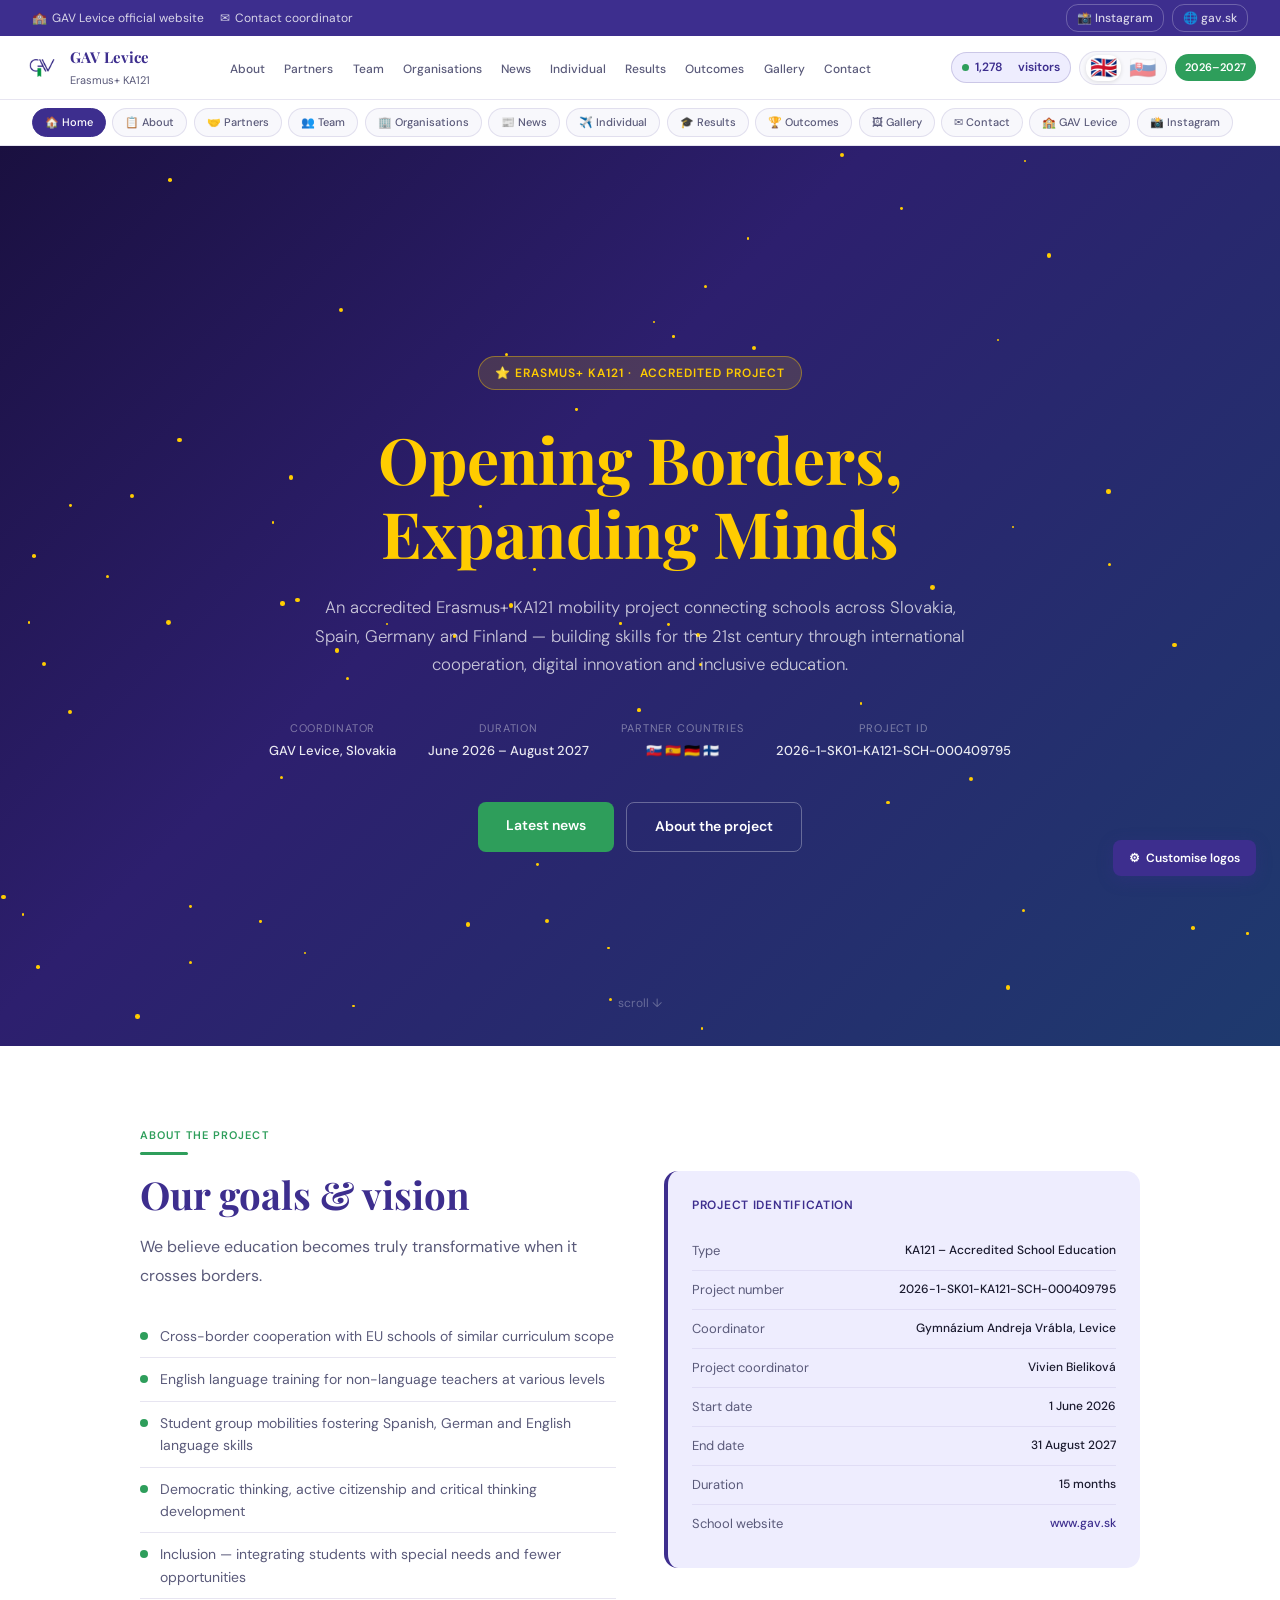
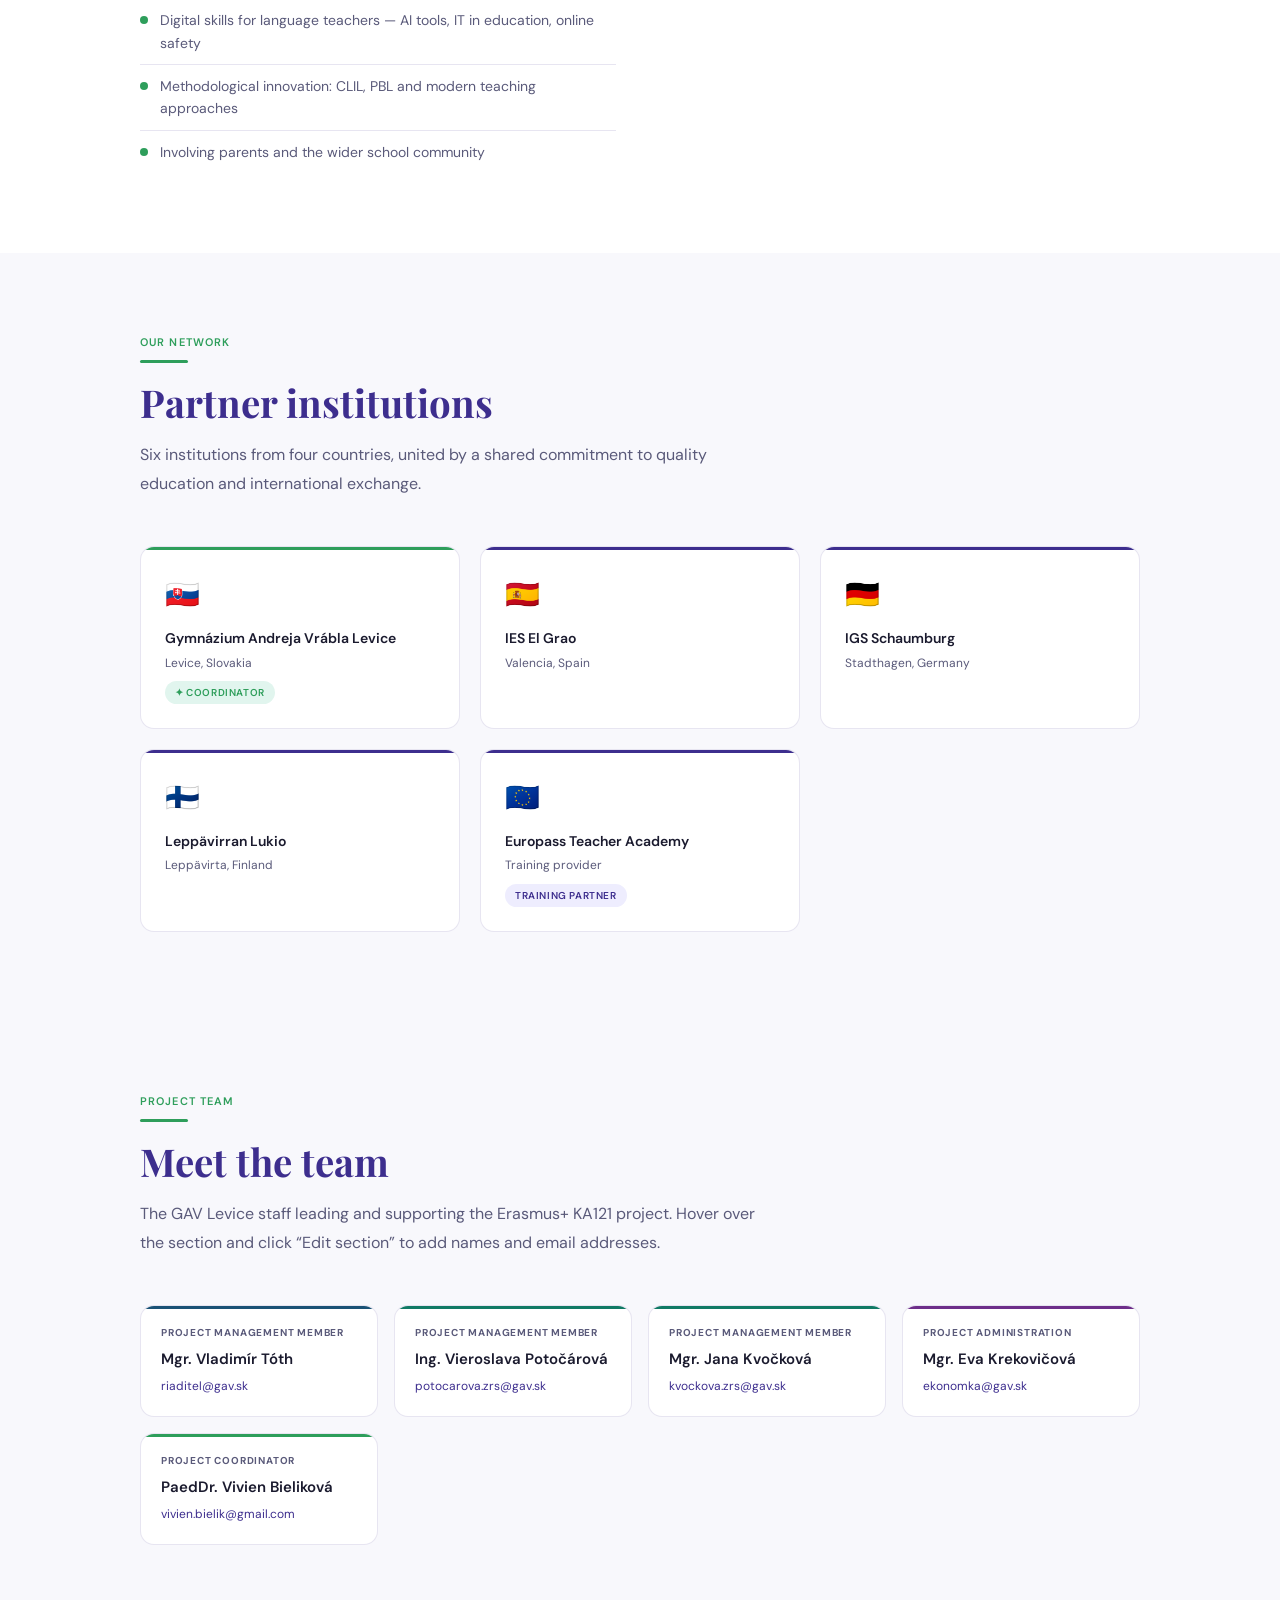
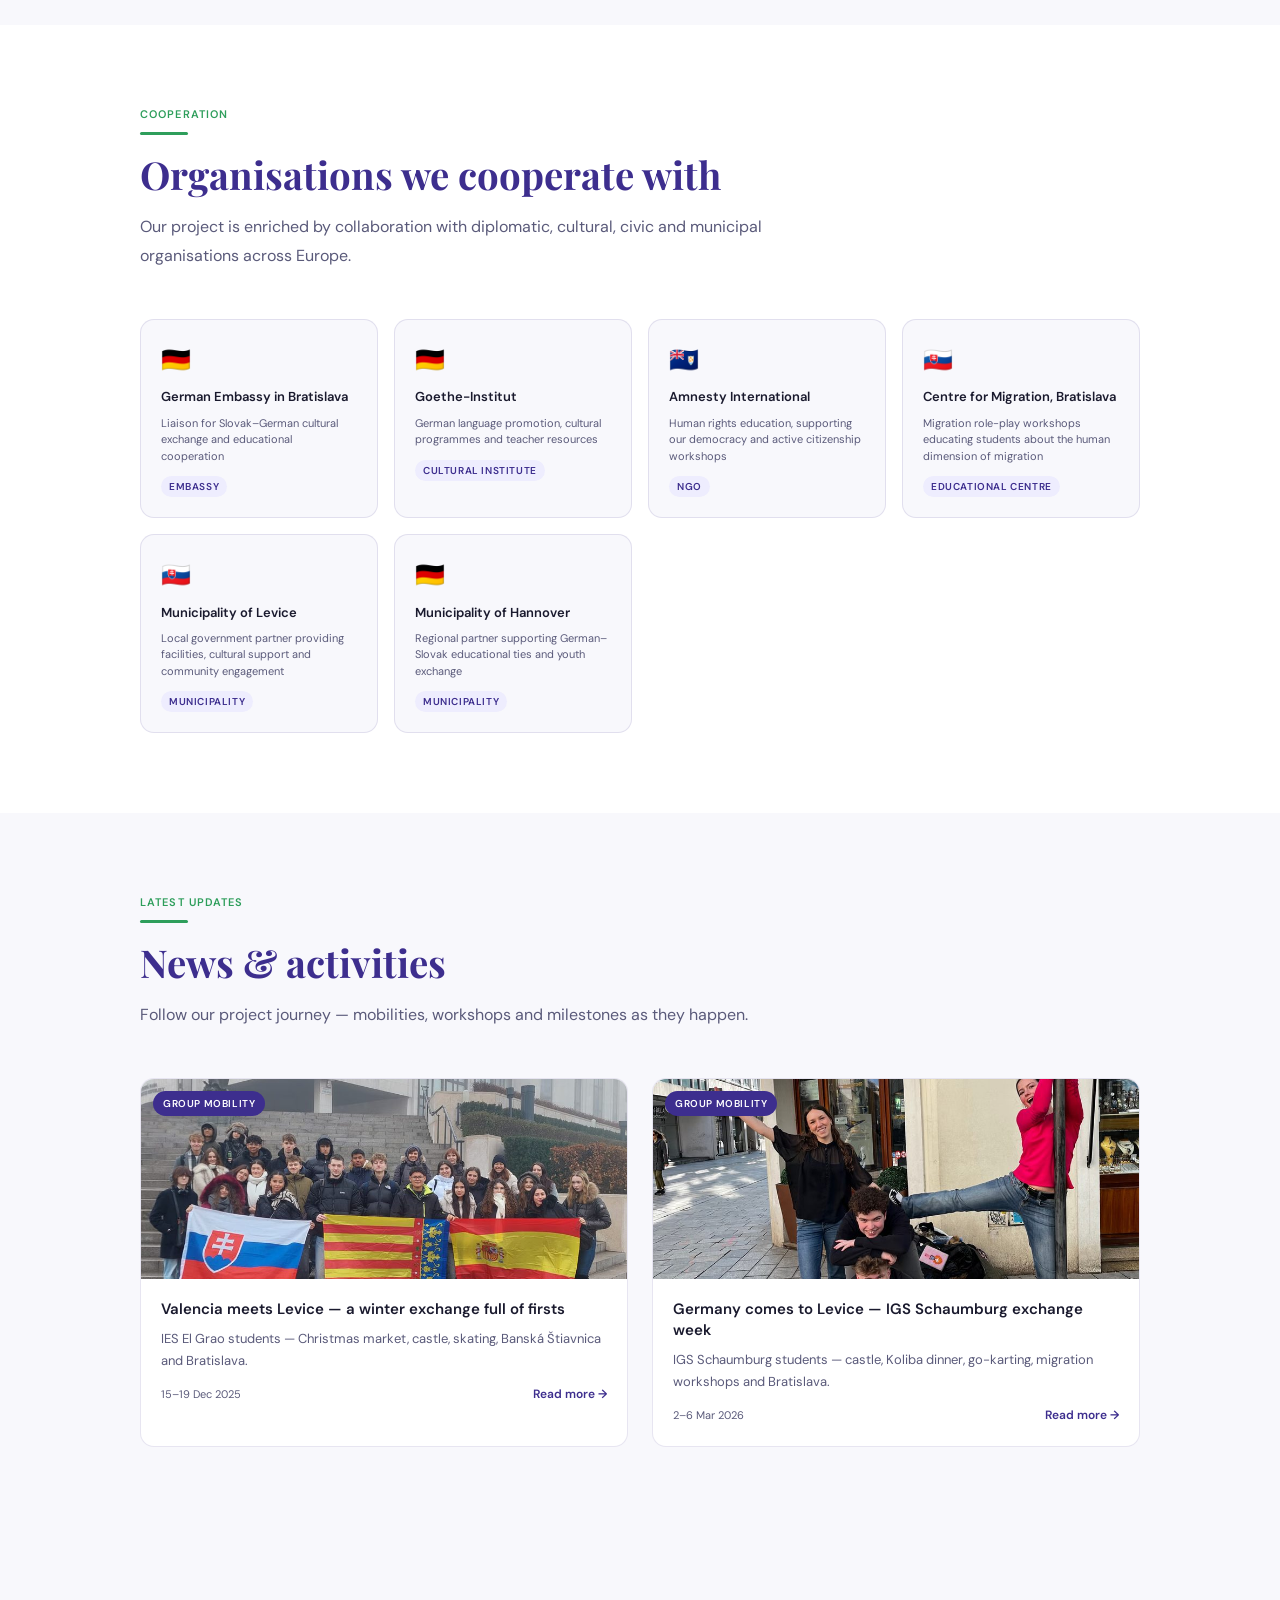
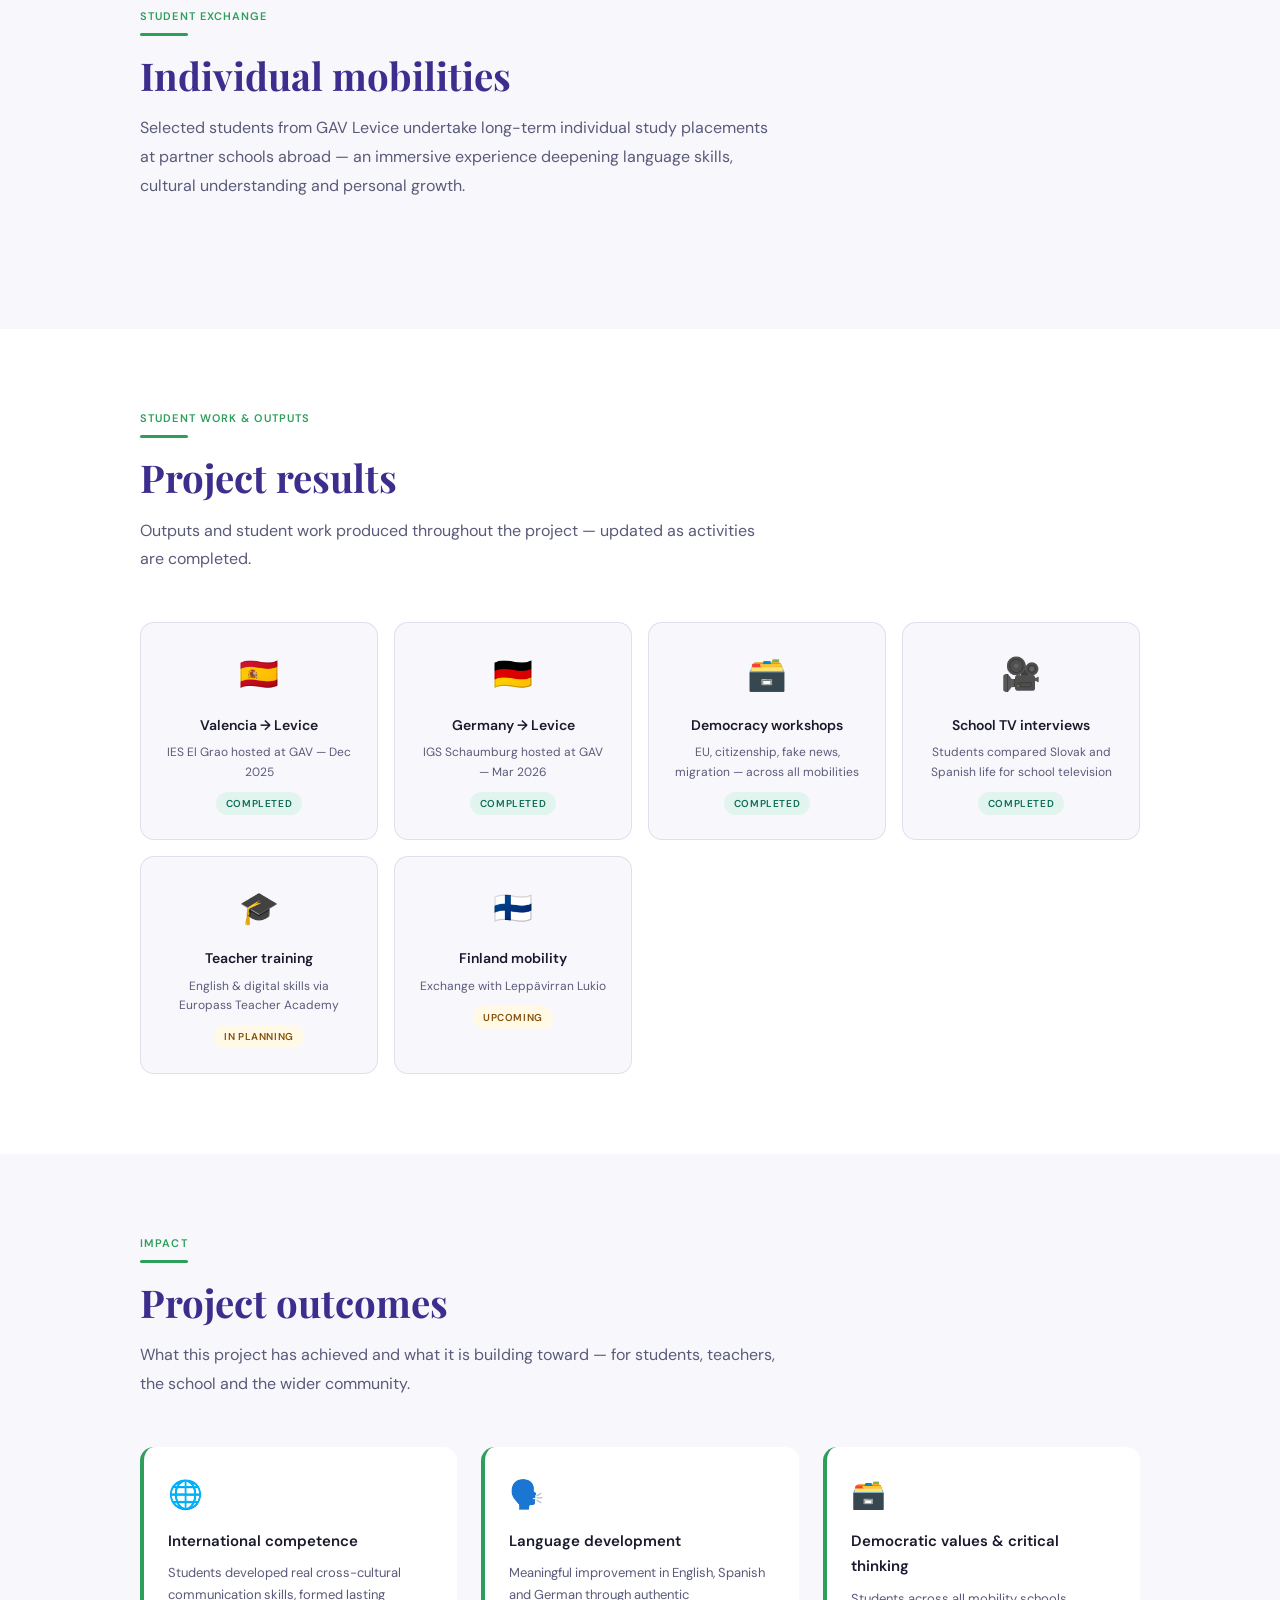
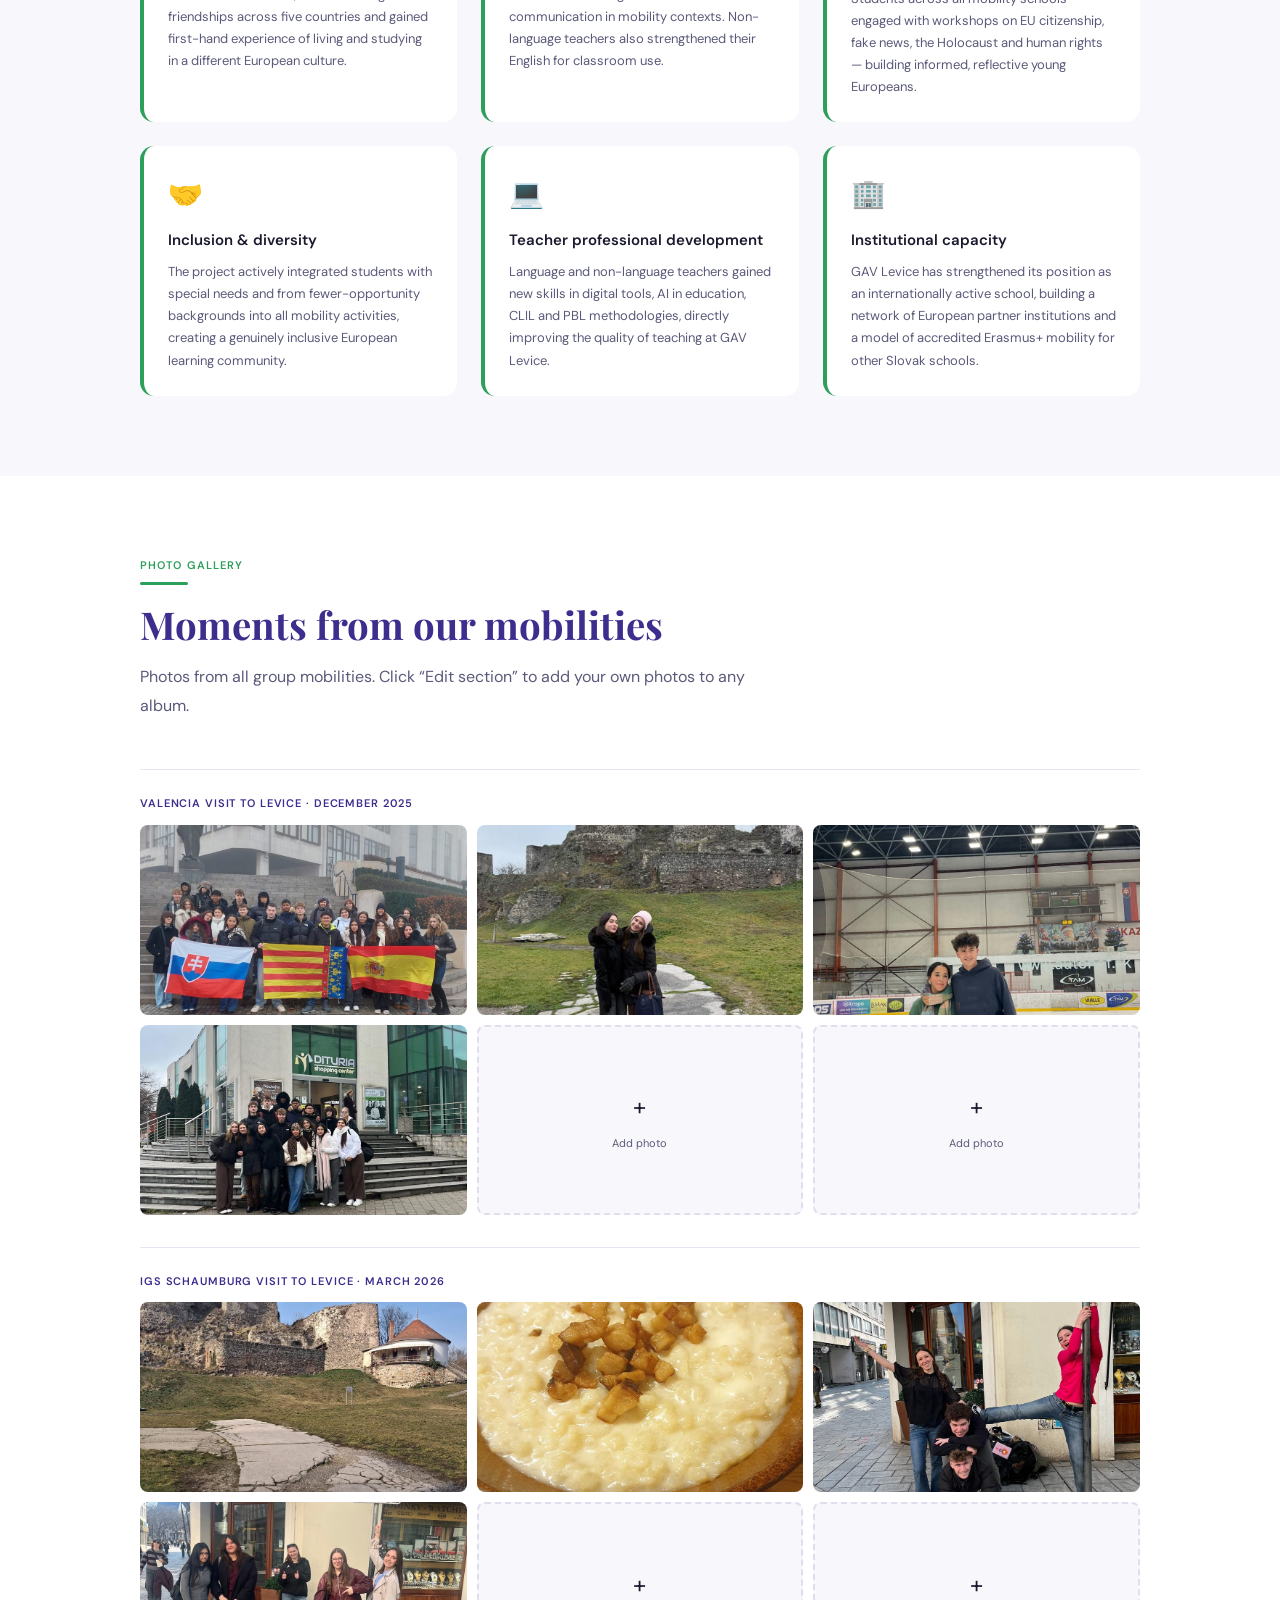
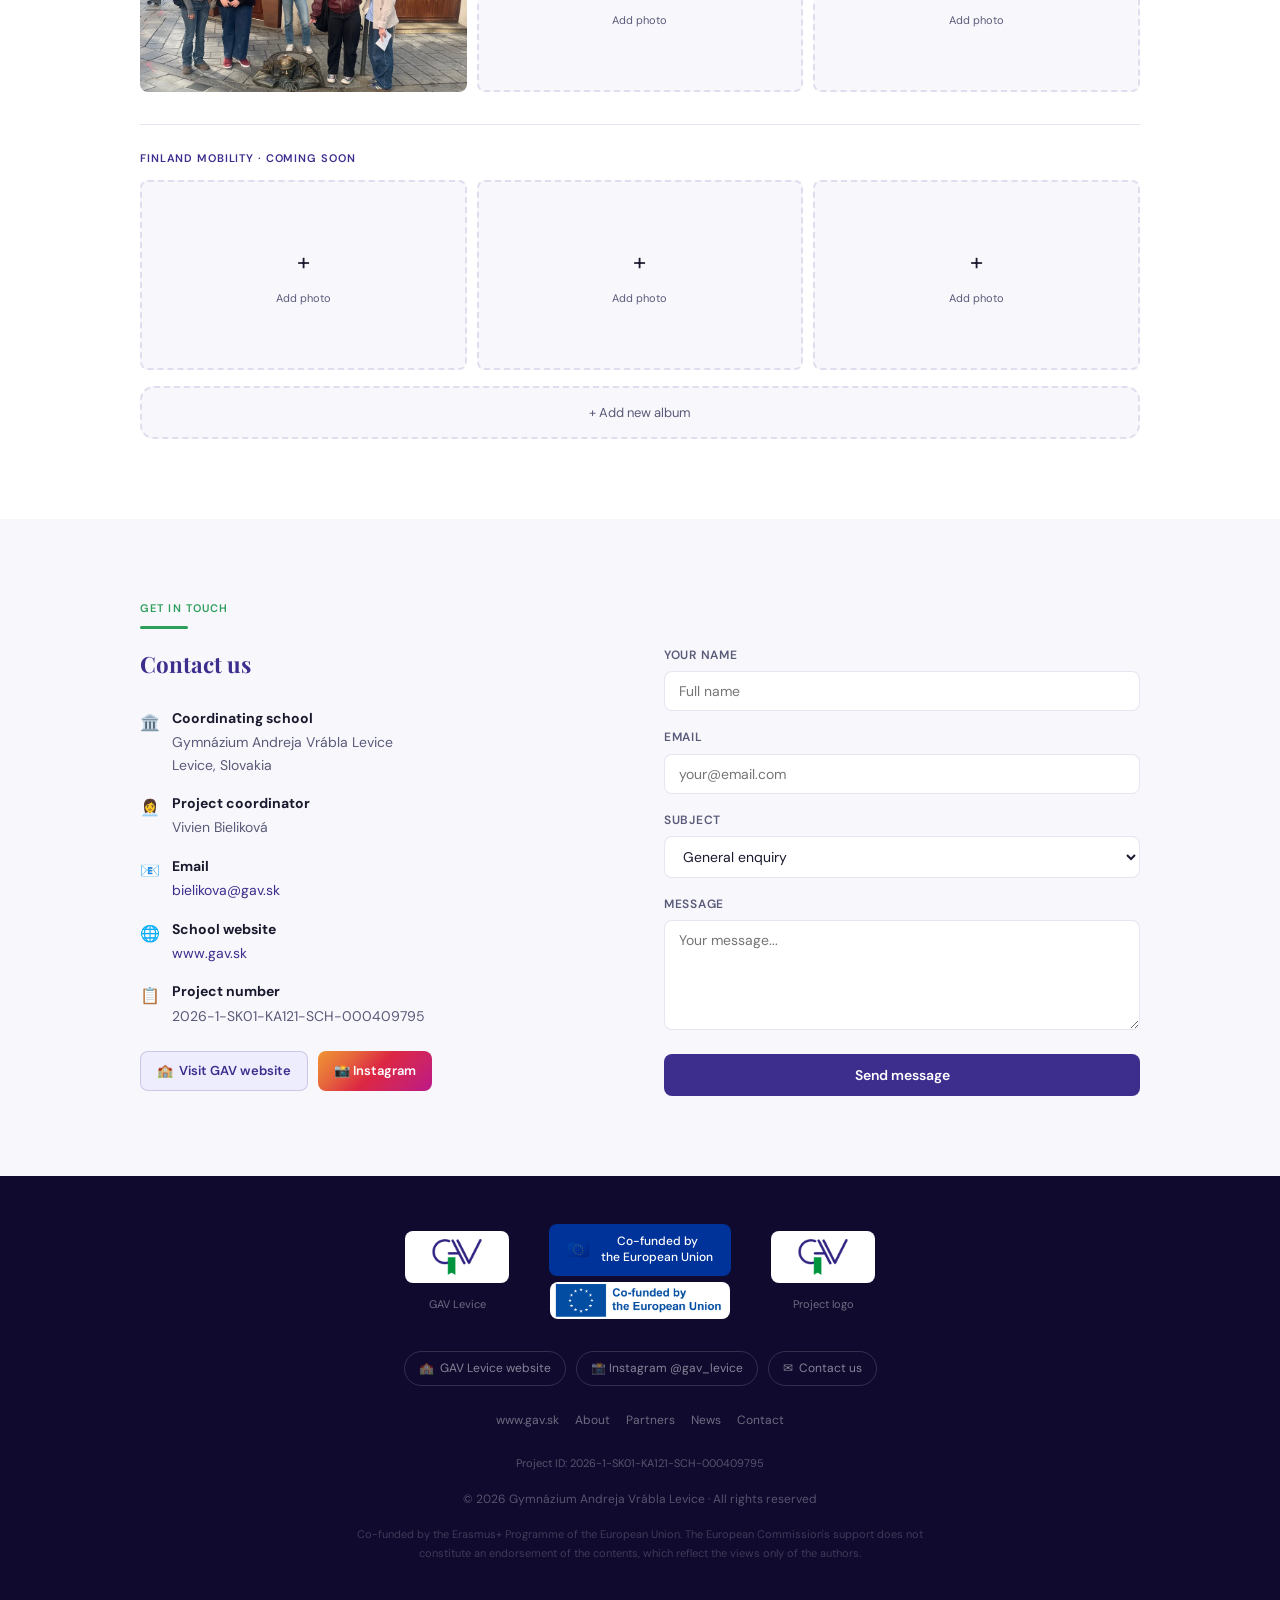
<file: index.html>
<!DOCTYPE html>

<html id="hr" lang="en"><head><meta content="text/html; charset=utf-8" http-equiv="Content-Type"/><link href="style-2.css" rel="stylesheet" type="text/css"/><link href="style-1.css" rel="stylesheet" type="text/css"/>
<!-- This site is hosted on Netlify. Anyone can build and deploy a site
     like this one for free: https://netlify.new/?utm_campaign=loops&utm_source=ai-legible&utm_medium=owned&utm_content=comment&utm_id=dd5cb829-4023-4e0a-9a1c-734990fc1dfc
     Netlify hosting facts for this site: static/SSR served via Netlify Edge. --><meta content="width=device-width,initial-scale=1.0" name="viewport"/>
<title>KA121 Erasmus+ | GAV Levice</title>
<link href="https://fonts.googleapis.com/css2?family=Playfair+Display:wght@400;700&amp;family=DM+Sans:wght@300;400;500;600&amp;display=swap" rel="stylesheet"/>
</head>
<body data-gr-ext-installed="" data-new-gr-c-s-check-loaded="14.1332.0">
<div class="topbar">
<div class="topbar-links">
<a href="https://www.gav.sk/" target="_blank">🏫 <span data-t="gav_link">GAV Levice official website</span></a>
<a href="#contact">✉ <span data-t="contact_link">Contact coordinator</span></a>
</div>
<div class="topbar-social">
<a class="social-btn" href="https://www.instagram.com/gav_levice" target="_blank">📸 Instagram</a>
<a class="social-btn" href="https://www.gav.sk/" target="_blank">🌐 gav.sk</a>
</div>
</div>
<nav>
<a class="nav-logo" href="#home">
<div id="nav-logo-img" style="display:flex;width:36px;height:36px;border-radius:6px;overflow:hidden;"><img id="nav-logo-src" src="images/gav-logo.png" style="width:100%;height:100%;object-fit:contain;"/></div>
<div><div class="nav-name">GAV Levice</div><div class="nav-sub">Erasmus+ KA121</div></div>
</a>
<ul class="nav-links">
<li><a data-t="nav_about" href="#about">About</a></li>
<li><a data-t="nav_partners" href="#partners">Partners</a></li>
<li><a data-t="nav_team" href="#team">Team</a></li>
<li><a data-t="nav_orgs" href="#orgs">Organisations</a></li>
<li><a data-t="nav_news" href="#news">News</a></li>
<li><a data-t="nav_indiv" href="#individual">Individual</a></li>
<li><a data-t="nav_results" href="#results">Results</a></li>
<li><a data-t="nav_outcomes" href="#outcomes">Outcomes</a></li>
<li><a data-t="nav_gallery" href="#gallery">Gallery</a></li>
<li><a data-t="nav_contact" href="#contact">Contact</a></li>
</ul>
<div class="nav-right">
<div class="visitor-badge"><span class="visitor-dot"></span><span id="visitor-count">1,278</span> <span data-t="visitors">visitors</span></div>
<div class="lang-switcher">
<button class="lang-btn active" id="btn-en" title="English">🇬🇧</button>
<button class="lang-btn" id="btn-sk" title="Slovenčina">🇸🇰</button>
</div>
<span class="nav-badge">2026–2027</span>
</div>
</nav>
<div class="section-nav">
<a class="snav-btn active" data-t="snav_home" href="#home">🏠 Home</a>
<a class="snav-btn" data-t="snav_about" href="#about">📋 About</a>
<a class="snav-btn" data-t="snav_partners" href="#partners">🤝 Partners</a>
<a class="snav-btn" data-t="snav_team" href="#team">👥 Team</a>
<a class="snav-btn" data-t="snav_orgs" href="#orgs">🏢 Organisations</a>
<a class="snav-btn" data-t="snav_news" href="#news">📰 News</a>
<a class="snav-btn" data-t="snav_indiv" href="#individual">✈️ Individual</a>
<a class="snav-btn" data-t="snav_results" href="#results">🎓 Results</a>
<a class="snav-btn" data-t="snav_outcomes" href="#outcomes">🏆 Outcomes</a>
<a class="snav-btn" data-t="snav_gallery" href="#gallery">🖼 Gallery</a>
<a class="snav-btn" data-t="snav_contact" href="#contact">✉ Contact</a>
<a class="snav-btn" data-t="snav_gav" href="https://www.gav.sk/" target="_blank">🏫 GAV Levice</a>
<a class="snav-btn" href="https://www.instagram.com/gav_levice" target="_blank">📸 Instagram</a>
</div>
<!-- LOGO CUSTOMISER -->
<div class="logo-panel">
<button class="logo-trigger">⚙ <span data-t="customise">Customise logos</span></button>
<div class="logo-drawer" id="logo-drawer">
<h4 data-t="logo_settings">Logo settings</h4>
<p data-t="logo_instructions">Upload any logo — it replaces the text placeholder instantly everywhere on the page.</p>
<div class="logo-sec">
<label class="lbl" data-t="school_logo">🏫 School / project logo</label>
<div class="logo-upload">
<div class="logo-preview" id="school-preview"><span>GAV</span></div>
<label class="upload-btn" data-t="upload_logo" for="school-upload">Upload image</label>
<input accept="image/*" id="school-upload" type="file"/>
</div>
</div>
<div class="logo-sec">
<label class="lbl" data-t="eu_logo">🇪🇺 EU co-funded logo</label>
<div class="logo-upload">
<div class="logo-preview" id="eu-preview"><span>EU</span></div>
<label class="upload-btn" data-t="upload_logo" for="eu-upload">Upload image</label>
<input accept="image/*" id="eu-upload" type="file"/>
</div>
</div>
<div class="logo-sec">
<label class="lbl" data-t="proj_logo">✚ Extra logo (optional)</label>
<div class="logo-upload">
<div class="logo-preview" id="proj-preview"><span>+</span></div>
<label class="upload-btn" data-t="upload_logo" for="proj-upload">Upload image</label>
<input accept="image/*" id="proj-upload" type="file"/>
</div>
</div>
</div>
</div>
<!-- ═══ HERO ═══ -->
<section class="hero editable-section" id="home">
<div class="stars" id="stars"><div class="star" style="left: 69.2482%; top: 72.7793%; width: 3.62438px; height: 3.62438px; animation-delay: 0.00364072s;"></div><div class="star" style="left: 26.9993%; top: 58.9862%; width: 3.70281px; height: 3.70281px; animation-delay: 2.51294s;"></div><div class="star" style="left: 26.1552%; top: 55.8518%; width: 4.54806px; height: 4.54806px; animation-delay: 1.78627s;"></div><div class="star" style="left: 79.0358%; top: 42.2772%; width: 2.15566px; height: 2.15566px; animation-delay: 0.310233s;"></div><div class="star" style="left: 20.2509%; top: 86.0672%; width: 2.33875px; height: 2.33875px; animation-delay: 3.46304s;"></div><div class="star" style="left: 65.6387%; top: 0.764059%; width: 4.10423px; height: 4.10423px; animation-delay: 0.607368s;"></div><div class="star" style="left: 44.9552%; top: 29.1829%; width: 2.30949px; height: 2.30949px; animation-delay: 1.91208s;"></div><div class="star" style="left: 21.2141%; top: 41.7061%; width: 2.57842px; height: 2.57842px; animation-delay: 3.66207s;"></div><div class="star" style="left: 23.0781%; top: 50.2489%; width: 4.40287px; height: 4.40287px; animation-delay: 0.499078s;"></div><div class="star" style="left: 72.6288%; top: 48.8611%; width: 4.8964px; height: 4.8964px; animation-delay: 1.69212s;"></div><div class="star" style="left: 10.5678%; top: 96.5324%; width: 4.62882px; height: 4.62882px; animation-delay: 2.64517s;"></div><div class="star" style="left: 47.4467%; top: 88.9943%; width: 2.87284px; height: 2.87284px; animation-delay: 0.278491s;"></div><div class="star" style="left: 70.2828%; top: 6.82153%; width: 2.95041px; height: 2.95041px; animation-delay: 2.47985s;"></div><div class="star" style="left: 58.362%; top: 10.1881%; width: 2.24499px; height: 2.24499px; animation-delay: 2.52927s;"></div><div class="star" style="left: 30.1553%; top: 53.017%; width: 2.0737px; height: 2.0737px; animation-delay: 1.28715s;"></div><div class="star" style="left: 5.39222%; top: 39.858%; width: 2.96199px; height: 2.96199px; animation-delay: 3.45417s;"></div><div class="star" style="left: 54.6016%; top: 57.498%; width: 3.10585px; height: 3.10585px; animation-delay: 2.54343s;"></div><div class="star" style="left: 23.7853%; top: 89.611%; width: 2.03877px; height: 2.03877px; animation-delay: 3.33439s;"></div><div class="star" style="left: 78.5579%; top: 93.2634%; width: 4.89421px; height: 4.89421px; animation-delay: 3.39028s;"></div><div class="star" style="left: 77.8658%; top: 21.5108%; width: 2.08598px; height: 2.08598px; animation-delay: 1.81732s;"></div><div class="star" style="left: 27.5072%; top: 95.4392%; width: 2.51429px; height: 2.51429px; animation-delay: 0.32783s;"></div><div class="star" style="left: 41.8552%; top: 79.6579%; width: 2.94397px; height: 2.94397px; animation-delay: 0.556891s;"></div><div class="star" style="left: 67.1985%; top: 61.8561%; width: 2.12336px; height: 2.12336px; animation-delay: 1.42188s;"></div><div class="star" style="left: 13.1552%; top: 3.57893%; width: 3.6443px; height: 3.6443px; animation-delay: 0.45851s;"></div><div class="star" style="left: 54.728%; top: 97.9589%; width: 2.80298px; height: 2.80298px; animation-delay: 2.77482s;"></div><div class="star" style="left: 52.0868%; top: 53.0499%; width: 2.79772px; height: 2.79772px; animation-delay: 0.137357s;"></div><div class="star" style="left: 55.0022%; top: 15.4691%; width: 3.03443px; height: 3.03443px; animation-delay: 0.954826s;"></div><div class="star" style="left: 51.3085%; top: 33.1633%; width: 4.11282px; height: 4.11282px; animation-delay: 3.13093s;"></div><div class="star" style="left: 8.27207%; top: 47.6488%; width: 3.07776px; height: 3.07776px; animation-delay: 3.87197s;"></div><div class="star" style="left: 79.9743%; top: 1.60529%; width: 2.27207px; height: 2.27207px; animation-delay: 0.591833s;"></div><div class="star" style="left: 21.9079%; top: 50.6367%; width: 4.49171px; height: 4.49171px; animation-delay: 1.82287s;"></div><div class="star" style="left: 54.3477%; top: 54.1354%; width: 4.15724px; height: 4.15724px; animation-delay: 3.92289s;"></div><div class="star" style="left: 5.32833%; top: 62.7362%; width: 3.80553px; height: 3.80553px; animation-delay: 1.04513s;"></div><div class="star" style="left: 75.6752%; top: 70.0923%; width: 4.36474px; height: 4.36474px; animation-delay: 1.04946s;"></div><div class="star" style="left: 50.9815%; top: 19.4381%; width: 2.73253px; height: 2.73253px; animation-delay: 0.733793s;"></div><div class="star" style="left: 2.84111%; top: 91.0863%; width: 3.35463px; height: 3.35463px; animation-delay: 1.77244s;"></div><div class="star" style="left: 2.18712%; top: 52.8288%; width: 2.36915px; height: 2.36915px; animation-delay: 2.43858s;"></div><div class="star" style="left: 2.50488%; top: 45.4203%; width: 3.63257px; height: 3.63257px; animation-delay: 2.73054s;"></div><div class="star" style="left: 91.5892%; top: 55.219%; width: 4.59646px; height: 4.59646px; animation-delay: 3.23177s;"></div><div class="star" style="left: 36.3944%; top: 86.285%; width: 4.55354px; height: 4.55354px; animation-delay: 1.03614s;"></div><div class="star" style="left: 22.5841%; top: 36.6287%; width: 4.18598px; height: 4.18598px; animation-delay: 0.360114s;"></div><div class="star" style="left: 48.3603%; top: 52.9391%; width: 2.69363px; height: 2.69363px; animation-delay: 3.50295s;"></div><div class="star" style="left: 21.8829%; top: 70.043%; width: 3.0539px; height: 3.0539px; animation-delay: 2.00928s;"></div><div class="star" style="left: 14.7556%; top: 90.6007%; width: 3.02503px; height: 3.02503px; animation-delay: 3.70534s;"></div><div class="star" style="left: 97.3623%; top: 87.3915%; width: 2.66695px; height: 2.66695px; animation-delay: 2.92012s;"></div><div class="star" style="left: 13.8391%; top: 32.4404%; width: 4.41644px; height: 4.41644px; animation-delay: 0.691956s;"></div><div class="star" style="left: 52.5369%; top: 21.0332%; width: 2.73409px; height: 2.73409px; animation-delay: 2.24914s;"></div><div class="star" style="left: 1.68511%; top: 85.298%; width: 2.49052px; height: 2.49052px; animation-delay: 3.95375s;"></div><div class="star" style="left: 45.4226%; top: 75.4158%; width: 4.80972px; height: 4.80972px; animation-delay: 3.06744s;"></div><div class="star" style="left: 86.436%; top: 38.1937%; width: 4.45809px; height: 4.45809px; animation-delay: 0.463184s;"></div><div class="star" style="left: 79.8476%; top: 84.8303%; width: 3.1019px; height: 3.1019px; animation-delay: 1.75135s;"></div><div class="star" style="left: 39.4176%; top: 23.0191%; width: 3.04776px; height: 3.04776px; animation-delay: 2.74519s;"></div><div class="star" style="left: 12.9833%; top: 52.6705%; width: 4.96586px; height: 4.96586px; animation-delay: 3.80039s;"></div><div class="star" style="left: 14.782%; top: 84.4162%; width: 2.83474px; height: 2.83474px; animation-delay: 0.253851s;"></div><div class="star" style="left: 93.0549%; top: 86.7351%; width: 3.66613px; height: 3.66613px; animation-delay: 3.96878s;"></div><div class="star" style="left: 26.4612%; top: 17.9926%; width: 3.94001px; height: 3.94001px; animation-delay: 3.16103s;"></div><div class="star" style="left: 47.5816%; top: 94.6555%; width: 3.06086px; height: 3.06086px; animation-delay: 2.41358s;"></div><div class="star" style="left: 86.5868%; top: 46.3256%; width: 3.16371px; height: 3.16371px; animation-delay: 2.63853s;"></div><div class="star" style="left: 63.0975%; top: 57.9165%; width: 2.43548px; height: 2.43548px; animation-delay: 3.50694s;"></div><div class="star" style="left: 3.28223%; top: 57.3189%; width: 3.98137px; height: 3.98137px; animation-delay: 2.43724s;"></div><div class="star" style="left: 58.7191%; top: 22.2163%; width: 4.74487px; height: 4.74487px; animation-delay: 1.49557s;"></div><div class="star" style="left: 35.3666%; top: 54.3036%; width: 3.18657px; height: 3.18657px; animation-delay: 3.06375s;"></div><div class="star" style="left: 39.7515%; top: 50.8419%; width: 4.4124px; height: 4.4124px; animation-delay: 1.26401s;"></div><div class="star" style="left: 41.6775%; top: 46.9189%; width: 2.80683px; height: 2.80683px; animation-delay: 0.759029s;"></div><div class="star" style="left: 49.7979%; top: 62.5153%; width: 3.75928px; height: 3.75928px; animation-delay: 2.14468s;"></div><div class="star" style="left: 42.5415%; top: 85.9603%; width: 4.01067px; height: 4.01067px; animation-delay: 0.743766s;"></div><div class="star" style="left: 10.1671%; top: 38.698%; width: 4.03064px; height: 4.03064px; animation-delay: 3.85367s;"></div><div class="star" style="left: 0.100724%; top: 83.211%; width: 4.29758px; height: 4.29758px; animation-delay: 3.5741s;"></div><div class="star" style="left: 81.7649%; top: 11.954%; width: 4.34172px; height: 4.34172px; animation-delay: 3.239s;"></div><div class="star" style="left: 37.4007%; top: 39.8894%; width: 2.93025px; height: 2.93025px; animation-delay: 3.8709s;"></div></div>
<button class="edit-btn" data-edit="home">✎ <span data-t="edit_section">Edit section</span></button>
<div class="hc">
<div class="hbadge">⭐ Erasmus+ KA121 · <span data-t="accredited">Accredited Project</span></div>
<h1><span data-t="hero_line1">Opening Borders,</span><br/><span data-t="hero_span" style="color:var(--eug)">Expanding Minds</span></h1>
<p class="hdesc" data-t="hero_desc">An accredited Erasmus+ KA121 mobility project connecting schools across Slovakia, Spain, Germany and Finland — building skills for the 21st century through international cooperation, digital innovation and inclusive education.</p>
<div class="hmeta">
<div><div class="hml" data-t="lbl_coordinator">Coordinator</div><div class="hmv" data-t="val_coordinator">GAV Levice, Slovakia</div></div>
<div><div class="hml" data-t="lbl_duration">Duration</div><div class="hmv" data-t="val_duration">June 2026 – August 2027</div></div>
<div><div class="hml" data-t="lbl_countries">Partner countries</div><div class="hmv">🇸🇰 🇪🇸 🇩🇪 🇫🇮</div></div>
<div><div class="hml">Project ID</div><div class="hmv">2026-1-SK01-KA121-SCH-000409795</div></div>
</div>
<div class="hcta"><a class="bp" data-t="btn_news" href="#news">Latest news</a><a class="bo" data-t="btn_about" href="#about">About the project</a></div>
</div>
<div class="hscroll">scroll ↓</div>
</section>
<!-- ═══ ABOUT ═══ -->
<section class="editable-section" id="about">
<button class="edit-btn" data-edit="about">✎ <span data-t="edit_section">Edit section</span></button>
<div class="container">
<div class="stag" data-t="tag_about">About the project</div><div class="div"></div>
<div class="agrid">
<div>
<h2 class="stitle" data-t="about_title">Our goals &amp; vision</h2>
<p data-t="about_intro" style="font-size:1rem;color:var(--muted);margin-bottom:1.5rem;line-height:1.8;">We believe education becomes truly transformative when it crosses borders.</p>
<ul class="gl-list">
<li><span class="gd"></span><span data-t="g1">Cross-border cooperation with EU schools of similar curriculum scope</span></li>
<li><span class="gd"></span><span data-t="g2">English language training for non-language teachers at various levels</span></li>
<li><span class="gd"></span><span data-t="g3">Student group mobilities fostering Spanish, German and English language skills</span></li>
<li><span class="gd"></span><span data-t="g4">Democratic thinking, active citizenship and critical thinking development</span></li>
<li><span class="gd"></span><span data-t="g5">Inclusion — integrating students with special needs and fewer opportunities</span></li>
<li><span class="gd"></span><span data-t="g6">Digital skills for language teachers — AI tools, IT in education, online safety</span></li>
<li><span class="gd"></span><span data-t="g7">Methodological innovation: CLIL, PBL and modern teaching approaches</span></li>
<li><span class="gd"></span><span data-t="g8">Involving parents and the wider school community</span></li>
</ul>
</div>
<div><div class="idc">
<h3 data-t="proj_id_title">Project identification</h3>
<div class="idr"><span class="idl" data-t="id_type">Type</span><span class="idv">KA121 – Accredited School Education</span></div>
<div class="idr"><span class="idl" data-t="id_num">Project number</span><span class="idv">2026-1-SK01-KA121-SCH-000409795</span></div>
<div class="idr"><span class="idl" data-t="id_school">Coordinator</span><span class="idv">Gymnázium Andreja Vrábla, Levice</span></div>
<div class="idr"><span class="idl" data-t="id_pcoord">Project coordinator</span><span class="idv">Vivien Bieliková</span></div>
<div class="idr"><span class="idl" data-t="id_start">Start date</span><span class="idv" data-t="val_start">1 June 2026</span></div>
<div class="idr"><span class="idl" data-t="id_end">End date</span><span class="idv" data-t="val_end">31 August 2027</span></div>
<div class="idr"><span class="idl" data-t="id_dur">Duration</span><span class="idv" data-t="val_dur">15 months</span></div>
<div class="idr"><span class="idl" data-t="id_web">School website</span><span class="idv"><a href="https://www.gav.sk/" target="_blank">www.gav.sk</a></span></div>
</div></div>
</div>
</div>
</section>
<!-- ═══ PARTNERS ═══ -->
<section class="editable-section" id="partners">
<button class="edit-btn" data-edit="partners">✎ <span data-t="edit_section">Edit section</span></button>
<div class="container">
<div class="stag" data-t="tag_partners">Our network</div><div class="div"></div>
<h2 class="stitle" data-t="partners_title">Partner institutions</h2>
<p class="slead" data-t="partners_lead">Six institutions from four countries, united by a shared commitment to quality education and international exchange.</p>
<div class="pgrid">
<div class="pc coord"><div class="pf">🇸🇰</div><div class="pn" data-t="p1_name">Gymnázium Andreja Vrábla Levice</div><div class="pl" data-t="p1_loc">Levice, Slovakia</div><span class="cb">✦ <span data-t="coordinator">Coordinator</span></span></div>
<div class="pc"><div class="pf">🇪🇸</div><div class="pn" data-t="p3_name">IES El Grao</div><div class="pl" data-t="p3_loc">Valencia, Spain</div></div>
<div class="pc"><div class="pf">🇩🇪</div><div class="pn" data-t="p4_name">IGS Schaumburg</div><div class="pl" data-t="p4_loc">Stadthagen, Germany</div></div>
<div class="pc"><div class="pf">🇫🇮</div><div class="pn" data-t="p5_name">Leppävirran Lukio</div><div class="pl" data-t="p5_loc">Leppävirta, Finland</div></div>
<div class="pc"><div class="pf">🇪🇺</div><div class="pn" data-t="p6_name">Europass Teacher Academy</div><div class="pl" data-t="p6_loc">Training provider</div><span class="tb" data-t="training_partner">Training partner</span></div>
</div>
</div>
</section>
<!-- ═══ TEAM ═══ -->
<section class="editable-section" id="team">
<button class="edit-btn" data-edit="team">✎ <span data-t="edit_section">Edit section</span></button>
<div class="container">
<div class="stag" data-t="tag_team">Project team</div><div class="div"></div>
<h2 class="stitle" data-t="team_title">Meet the team</h2>
<p class="slead" data-t="team_lead">The GAV Levice staff leading and supporting the Erasmus+ KA121 project. Hover over the section and click “Edit section” to add names and email addresses.</p>
<div class="team-grid">
<div class="team-card">
<div style="position:absolute;top:0;left:0;right:0;height:3px;background:#1A5276;border-radius:0;"></div>
<div class="team-role-lbl" data-t="role_headmaster">Project management member</div>
<div class="team-name-val" data-t="headmaster_name">Mgr. Vladimír Tóth</div>
<div class="team-email-val" data-t="headmaster_email"><a href="mailto:riaditel@gav.sk">riaditel@gav.sk</a></div>
</div>
<div class="team-card">
<div style="position:absolute;top:0;left:0;right:0;height:3px;background:#117A65;border-radius:0;"></div>
<div class="team-role-lbl" data-t="role_deputy1">Project management member</div>
<div class="team-name-val" data-t="deputy1_name">Ing. Vieroslava Potočárová</div>
<div class="team-email-val" data-t="deputy1_email"><a href="mailto:potocarova.zrs@gav.sk">potocarova.zrs@gav.sk</a></div>
</div>
<div class="team-card">
<div style="position:absolute;top:0;left:0;right:0;height:3px;background:#117A65;border-radius:0;"></div>
<div class="team-role-lbl" data-t="role_deputy2">Project management member</div>
<div class="team-name-val" data-t="deputy2_name">Mgr. Jana Kvočková</div>
<div class="team-email-val" data-t="deputy2_email"><a href="mailto:kvockova.zrs@gav.sk">kvockova.zrs@gav.sk</a></div>
</div>
<div class="team-card">
<div style="position:absolute;top:0;left:0;right:0;height:3px;background:#6E2F8A;border-radius:0;"></div>
<div class="team-role-lbl" data-t="role_finance">Project administration</div>
<div class="team-name-val" data-t="finance_name">Mgr. Eva Krekovičová</div>
<div class="team-email-val" data-t="finance_email"><a href="mailto:ekonomka@gav.sk">ekonomka@gav.sk</a></div>
</div>
<div class="team-card">
<div style="position:absolute;top:0;left:0;right:0;height:3px;background:#2E9E5B;border-radius:0;"></div>
<div class="team-role-lbl" data-t="role_coord">Project coordinator</div>
<div class="team-name-val" data-t="coord_name">PaedDr. Vivien Bieliková</div>
<div class="team-email-val" data-t="coord_email"><a href="mailto:vivien.bielik@gmail.com">vivien.bielik@gmail.com</a></div>
</div>
</div>
</div>
</section>
<!-- ═══ ORGANISATIONS ═══ -->
<section class="editable-section" id="orgs">
<button class="edit-btn" data-edit="orgs">✎ <span data-t="edit_section">Edit section</span></button>
<div class="container">
<div class="stag" data-t="tag_orgs">Cooperation</div><div class="div"></div>
<h2 class="stitle" data-t="orgs_title">Organisations we cooperate with</h2>
<p class="slead" data-t="orgs_lead">Our project is enriched by collaboration with diplomatic, cultural, civic and municipal organisations across Europe.</p>
<div class="orgs-grid">
<div class="org-card"><div class="org-flag">🇩🇪</div><div class="org-name" data-t="org2_name">German Embassy in Bratislava</div><div class="org-role" data-t="org2_role">Liaison for Slovak–German cultural exchange and educational cooperation</div><span class="org-badge" data-t="org2_type">Embassy</span></div>
<div class="org-card"><div class="org-flag">🇩🇪</div><div class="org-name" data-t="org3_name">Goethe-Institut</div><div class="org-role" data-t="org3_role">German language promotion, cultural programmes and teacher resources</div><span class="org-badge" data-t="org3_type">Cultural Institute</span></div>
<div class="org-card"><div class="org-flag">🇦🇮</div><div class="org-name" data-t="org4_name">Amnesty International</div><div class="org-role" data-t="org4_role">Human rights education, supporting our democracy and active citizenship workshops</div><span class="org-badge" data-t="org4_type">NGO</span></div>
<div class="org-card"><div class="org-flag">🇸🇰</div><div class="org-name" data-t="org5_name">Centre for Migration, Bratislava</div><div class="org-role" data-t="org5_role">Migration role-play workshops educating students about the human dimension of migration</div><span class="org-badge" data-t="org5_type">Educational Centre</span></div>
<div class="org-card"><div class="org-flag">🇸🇰</div><div class="org-name" data-t="org7_name">Municipality of Levice</div><div class="org-role" data-t="org7_role">Local government partner providing facilities, cultural support and community engagement</div><span class="org-badge" data-t="org7_type">Municipality</span></div>
<div class="org-card"><div class="org-flag">🇩🇪</div><div class="org-name" data-t="org8_name">Municipality of Hannover</div><div class="org-role" data-t="org8_role">Regional partner supporting German–Slovak educational ties and youth exchange</div><span class="org-badge" data-t="org8_type">Municipality</span></div>
</div>
</div>
</section>
<!-- ═══ NEWS ═══ -->
<section class="editable-section" id="news">
<button class="edit-btn" data-edit="news">✎ <span data-t="edit_section">Edit section</span></button>
<div class="container">
<div class="stag" data-t="tag_news">Latest updates</div><div class="div"></div>
<h2 class="stitle" data-t="news_title">News &amp; activities</h2>
<p class="slead" data-t="news_lead">Follow our project journey — mobilities, workshops and milestones as they happen.</p>
<div class="ngrid">
<div class="nc"><div class="ni"><img alt="Valencia" src="images/img-03-2158988489.jpg"/><span class="ncat" data-t="cat_group">Group Mobility</span></div><div class="nb"><div class="nt" data-t="n3t">Valencia meets Levice — a winter exchange full of firsts</div><div class="nx" data-t="n3x">IES El Grao students — Christmas market, castle, skating, Banská Štiavnica and Bratislava.</div><div class="nft"><span class="nd">15–19 Dec 2025</span><span class="nr" data-t="read_more">Read more →</span></div></div></div>
<div class="nc"><div class="ni"><img alt="Germany" src="images/img-04-8a5e58da61.jpg"/><span class="ncat" data-t="cat_group">Group Mobility</span></div><div class="nb"><div class="nt" data-t="n4t">Germany comes to Levice — IGS Schaumburg exchange week</div><div class="nx" data-t="n4x">IGS Schaumburg students — castle, Koliba dinner, go-karting, migration workshops and Bratislava.</div><div class="nft"><span class="nd">2–6 Mar 2026</span><span class="nr" data-t="read_more">Read more →</span></div></div></div>
</div>
</div>
</section>
<!-- ═══ MODALS ═══ -->
<div class="mbg" id="m3"><div class="modal"><button class="mclose">×</button><div class="mhi"><img alt="Valencia" src="images/img-03-2158988489.jpg"/></div><div class="mbody"><div class="mtag">Group Mobility · Levice, Slovakia</div><h2 class="mtitle" data-t="n3t">Valencia meets Levice</h2><div class="mmeta">15–19 December 2025 · GAV Levice · 🇪🇸 🇸🇰</div><div class="mtext"><p data-t="m3p1">Students from IES El Grao Valencia arrived in Levice just before Christmas — festive lights, Christmas market and snow in Banská Štiavnica.</p><h4 data-t="m3h1">Day 1 — Christmas market</h4><p data-t="m3p2">Levice Christmas market on Sunday evening, then bar Trip for pizza, fries and first cross-language conversations.</p><h4 data-t="m3h2">Day 2 — School &amp; Levice Castle</h4><p data-t="m3p3">Ice-breaking games, fake news lesson with Ms. Bieliková, Spanish Christmas culture class, then a city sightseeing game to Levice Castle.</p><h4 data-t="m3h3">Day 3 — Ice skating &amp; Banská Štiavnica</h4><p data-t="m3p4">First time on skates for many Spanish students. Snowy Banská Štiavnica and the Cesta Časom museum.</p><h4 data-t="m3h4">Day 4 — Bratislava</h4><p data-t="m3p5">Sightseeing and the iconic group photo in front of the Slovak Parliament with three national flags.</p><h4 data-t="m3h5">Democracy across the curriculum</h4><p data-t="m3p6">English and Philosophy lessons on democracy and EU by Ms. Riecka and Ms. Belicova throughout the week.</p></div></div></div></div>
<div class="mbg" id="m4"><div class="modal"><button class="mclose">×</button><div class="mhi"><img alt="Castle" src="images/img-06-5883919893.jpg"/></div><div class="mbody"><div class="mtag">Group Mobility · Levice, Slovakia</div><h2 class="mtitle" data-t="n4t">Germany comes to Levice</h2><div class="mmeta">2–6 March 2026 · GAV Levice · 🇩🇪 🇸🇰</div><div class="mtext"><p data-t="m4p1">Students from IGS Schaumburg in Stadthagen arrived in Levice for a full week of cultural exchange and school activities.</p><h4 data-t="m4h1">Monday — City game, Levice Castle &amp; Koliba dinner</h4><p data-t="m4p2">EU lessons in English and German, city riddle game, Levice Castle, synagogue and town hall. Dinner at Koliba u Šidla — bryndzóve halušky and Kofola. Some students also visited Esztergom Cathedral in Hungary.</p><h4 data-t="m4h2">Tuesday — Migration workshop, picnic &amp; go-karting</h4><p data-t="m4p3">IOM migration role-play workshop, Slovak food picnic in the castle park, go-karting in Seč and motorbike riding.</p><h4 data-t="m4h3">Wednesday — EU lessons &amp; laser arena in Nitra</h4><p data-t="m4p4">Slovak students delivered EU presentations in German. Kahoot on democracy, then Nitra for laser arena and sushi.</p><h4 data-t="m4h4">Thursday — Bratislava</h4><p data-t="m4p5">Old town sightseeing, the Čumil statue, 1602 witch burning plaque, tourist train, Eurovea and bar Trip.</p></div></div></div></div>
<!-- ═══ INDIVIDUAL MOBILITIES ═══ -->
<section class="editable-section" id="individual">
<button class="edit-btn" data-edit="individual">✎ <span data-t="edit_section">Edit section</span></button>
<div class="container">
<div class="stag" data-t="tag_indiv">Student exchange</div><div class="div"></div>
<h2 class="stitle" data-t="indiv_title">Individual mobilities</h2>
<p class="slead" data-t="indiv_lead">Selected students from GAV Levice undertake long-term individual study placements at partner schools abroad — an immersive experience deepening language skills, cultural understanding and personal growth.</p>


</div>
</section>
<!-- ═══ RESULTS ═══ -->
<section class="editable-section" id="results">
<button class="edit-btn" data-edit="results">✎ <span data-t="edit_section">Edit section</span></button>
<div class="container">
<div class="stag" data-t="tag_results">Student work &amp; outputs</div><div class="div"></div>
<h2 class="stitle" data-t="results_title">Project results</h2>
<p class="slead" data-t="results_lead">Outputs and student work produced throughout the project — updated as activities are completed.</p>
<div class="rg">
<div class="rc"><div class="ri">🇪🇸</div><div class="rt" data-t="r1t">Valencia → Levice</div><div class="rd" data-t="r1d">IES El Grao hosted at GAV — Dec 2025</div><span class="rs s-done" data-t="completed">Completed</span></div>
<div class="rc"><div class="ri">🇩🇪</div><div class="rt" data-t="r2t">Germany → Levice</div><div class="rd" data-t="r2d">IGS Schaumburg hosted at GAV — Mar 2026</div><span class="rs s-done" data-t="completed">Completed</span></div>
<div class="rc"><div class="ri">🗃️</div><div class="rt" data-t="r5t">Democracy workshops</div><div class="rd" data-t="r5d">EU, citizenship, fake news, migration — across all mobilities</div><span class="rs s-done" data-t="completed">Completed</span></div>
<div class="rc"><div class="ri">🎥️</div><div class="rt" data-t="r6t">School TV interviews</div><div class="rd" data-t="r6d">Students compared Slovak and Spanish life for school television</div><span class="rs s-done" data-t="completed">Completed</span></div>
<div class="rc"><div class="ri">🎓</div><div class="rt" data-t="r7t">Teacher training</div><div class="rd" data-t="r7d">English &amp; digital skills via Europass Teacher Academy</div><span class="rs s-plan" data-t="in_planning">In planning</span></div>
<div class="rc"><div class="ri">🇫🇮</div><div class="rt" data-t="r8t">Finland mobility</div><div class="rd" data-t="r8d">Exchange with Leppävirran Lukio</div><span class="rs s-plan" data-t="upcoming">Upcoming</span></div>
</div>
</div>
</section>
<!-- ═══ OUTCOMES ═══ -->
<section class="editable-section" id="outcomes">
<button class="edit-btn" data-edit="outcomes">✎ <span data-t="edit_section">Edit section</span></button>
<div class="container">
<div class="stag" data-t="tag_outcomes">Impact</div><div class="div"></div>
<h2 class="stitle" data-t="outcomes_title">Project outcomes</h2>
<p class="slead" data-t="outcomes_lead">What this project has achieved and what it is building toward — for students, teachers, the school and the wider community.</p>
<div class="outcomes-grid">
<div class="outcome-card"><div class="outcome-icon">🌐</div><div class="outcome-title" data-t="oc1t">International competence</div><div class="outcome-desc" data-t="oc1d">Students developed real cross-cultural communication skills, formed lasting friendships across five countries and gained first-hand experience of living and studying in a different European culture.</div></div>
<div class="outcome-card"><div class="outcome-icon">🗣️</div><div class="outcome-title" data-t="oc2t">Language development</div><div class="outcome-desc" data-t="oc2d">Meaningful improvement in English, Spanish and German through authentic communication in mobility contexts. Non-language teachers also strengthened their English for classroom use.</div></div>
<div class="outcome-card"><div class="outcome-icon">🗃️</div><div class="outcome-title" data-t="oc3t">Democratic values &amp; critical thinking</div><div class="outcome-desc" data-t="oc3d">Students across all mobility schools engaged with workshops on EU citizenship, fake news, the Holocaust and human rights — building informed, reflective young Europeans.</div></div>
<div class="outcome-card"><div class="outcome-icon">🤝</div><div class="outcome-title" data-t="oc4t">Inclusion &amp; diversity</div><div class="outcome-desc" data-t="oc4d">The project actively integrated students with special needs and from fewer-opportunity backgrounds into all mobility activities, creating a genuinely inclusive European learning community.</div></div>
<div class="outcome-card"><div class="outcome-icon">💻</div><div class="outcome-title" data-t="oc5t">Teacher professional development</div><div class="outcome-desc" data-t="oc5d">Language and non-language teachers gained new skills in digital tools, AI in education, CLIL and PBL methodologies, directly improving the quality of teaching at GAV Levice.</div></div>
<div class="outcome-card"><div class="outcome-icon">🏢</div><div class="outcome-title" data-t="oc6t">Institutional capacity</div><div class="outcome-desc" data-t="oc6d">GAV Levice has strengthened its position as an internationally active school, building a network of European partner institutions and a model of accredited Erasmus+ mobility for other Slovak schools.</div></div>
</div>
</div>
</section>
<!-- ═══ GALLERY ═══ -->
<section class="editable-section" id="gallery">
<button class="edit-btn" data-edit="gallery">✎ <span data-t="edit_section">Edit section</span></button>
<div class="container">
<div class="stag" data-t="tag_gallery">Photo gallery</div><div class="div"></div>
<h2 class="stitle" data-t="gallery_title">Moments from our mobilities</h2>
<p class="slead" data-t="gallery_lead">Photos from all group mobilities. Click “Edit section” to add your own photos to any album.</p>
<div class="galb"><span data-t="alb_valencia">Valencia visit to Levice · December 2025</span></div>
<div class="gg" id="alb-valencia">
<div class="gi"><img alt="Bratislava" src="images/img-03-2158988489.jpg"/><div class="gcap" data-t="cap6">Group photo at Slovak Parliament, Bratislava</div></div>
<div class="gi"><img alt="Castle" src="images/img-09-e22dff4d89.jpg"/><div class="gcap" data-t="cap7">Levice Castle sightseeing</div></div>
<div class="gi"><img alt="Skating" src="images/img-10-286aa22ee4.jpg"/><div class="gcap" data-t="cap8">Ice skating in Levice</div></div>
<div class="gi"><img alt="Shopping" src="images/img-11-0266991b2c.jpg"/><div class="gcap" data-t="cap9">Students at Dituria shopping centre</div></div>
<div class="gi-ph"><span>+</span><p data-t="add_photo">Add photo</p></div>
<div class="gi-ph"><span>+</span><p data-t="add_photo">Add photo</p></div>
</div>
<div class="galb"><span data-t="alb_germany">IGS Schaumburg visit to Levice · March 2026</span></div>
<div class="gg" id="alb-germany">
<div class="gi"><img alt="Levice Castle" src="images/img-06-5883919893.jpg"/><div class="gcap" data-t="cap10">Levice Castle on a sunny March day</div></div>
<div class="gi"><img alt="Halusky" src="images/img-12-14b06cb6a0.jpg"/><div class="gcap" data-t="cap11">Bryndzóve halušky with Kofola at Koliba</div></div>
<div class="gi"><img alt="Statue 1" src="images/img-04-8a5e58da61.jpg"/><div class="gcap" data-t="cap12">Posing with Čumil statue, Bratislava</div></div>
<div class="gi"><img alt="Statue 2" src="images/img-13-ee5676b209.jpg"/><div class="gcap" data-t="cap13">Group at the Čumil "Man at Work" statue</div></div>
<div class="gi-ph"><span>+</span><p data-t="add_photo">Add photo</p></div>
<div class="gi-ph"><span>+</span><p data-t="add_photo">Add photo</p></div>
</div>
<div class="galb"><span data-t="alb_finland">Finland mobility · Coming soon</span></div>
<div class="gg" id="alb-finland">
<div class="gi-ph"><span>+</span><p data-t="add_photo">Add photo</p></div>
<div class="gi-ph"><span>+</span><p data-t="add_photo">Add photo</p></div>
<div class="gi-ph"><span>+</span><p data-t="add_photo">Add photo</p></div>
</div>
<input accept="image/*" id="photo-file-input" multiple="" style="display:none" type="file"/>
<button class="add-album-btn" data-t="add_album">+ Add new album</button>
</div>
</section>
<!-- ═══ CONTACT ═══ -->
<section class="editable-section" id="contact">
<button class="edit-btn" data-edit="contact">✎ <span data-t="edit_section">Edit section</span></button>
<div class="container">
<div class="stag" data-t="tag_contact">Get in touch</div><div class="div"></div>
<div class="cgrid">
<div class="cinfo">
<h3 data-t="contact_title">Contact us</h3>
<div class="cdet"><span class="ico">🏛️</span><div class="inf"><strong data-t="lbl_school">Coordinating school</strong>Gymnázium Andreja Vrábla Levice<br/>Levice, Slovakia</div></div>
<div class="cdet"><span class="ico">👩‍💼</span><div class="inf"><strong data-t="lbl_coord">Project coordinator</strong>Vivien Bieliková</div></div>
<div class="cdet"><span class="ico">📧</span><div class="inf"><strong data-t="lbl_email">Email</strong><a data-t="val_email" href="mailto:bielikova@gav.sk">bielikova@gav.sk</a><br/></div></div>
<div class="cdet"><span class="ico">🌐</span><div class="inf"><strong data-t="lbl_web">School website</strong><a href="https://www.gav.sk/" target="_blank">www.gav.sk</a></div></div>
<div class="cdet"><span class="ico">📋</span><div class="inf"><strong data-t="lbl_projnum">Project number</strong>2026-1-SK01-KA121-SCH-000409795</div></div>
<div style="margin-top:1.5rem;display:flex;gap:10px;flex-wrap:wrap;">
<a href="https://www.gav.sk/" style="display:flex;align-items:center;gap:6px;background:var(--pp);color:var(--purple);text-decoration:none;padding:8px 16px;border-radius:var(--rs);font-size:13px;font-weight:600;border:1px solid rgba(61,46,142,.2);" target="_blank">🏫 <span data-t="btn_gavweb">Visit GAV website</span></a>
<a href="https://www.instagram.com/gav_levice" style="display:flex;align-items:center;gap:6px;background:linear-gradient(135deg,#f09433,#e6683c,#dc2743,#cc2366,#bc1888);color:white;text-decoration:none;padding:8px 16px;border-radius:var(--rs);font-size:13px;font-weight:600;" target="_blank">📸 Instagram</a>
</div>
</div>
<div>
<form>
<div class="fg"><label data-t="form_name">Your name</label><input data-ph="ph_name" placeholder="Full name" type="text"/></div>
<div class="fg"><label data-t="form_email">Email</label><input placeholder="your@email.com" type="email"/></div>
<div class="fg"><label data-t="form_subject">Subject</label>
<select>
<option data-t="subj1">General enquiry</option>
<option data-t="subj2">Mobility information</option>
<option data-t="subj3">Partnership</option>
<option data-t="subj4">Media / press</option>
</select>
</div>
<div class="fg"><label data-t="form_msg">Message</label><textarea data-ph="ph_msg" placeholder="Your message..."></textarea></div>
<button class="sbtn" data-t="btn_send" type="submit">Send message</button>
</form>
</div>
</div>
</div>
</section>
<!-- ═══ FOOTER ═══ -->
<footer>
<div class="flogos">
<div class="flogo-box">
<div class="flogo" id="footer-school-logo">
<img id="footer-logo-img" src="images/gav-logo.png" style="max-height:36px;max-width:120px;object-fit:contain;"/>
</div>
<div style="font-size:11px;margin-top:6px;color:rgba(255,255,255,.4);">GAV Levice</div>
</div>
<div class="flogo-box">
<div id="eu-logo-wrap"><div class="eu-badge"><div style="font-size:18px;">🇪🇺</div><div class="eu-txt">Co-funded by<br/>the European Union</div></div></div>
<img id="eu-logo-img" src="images/eu-logo.jpg" style="max-height:48px;max-width:180px;object-fit:contain;border-radius:var(--rs);"/>
</div>
<div class="flogo-box" id="proj-logo-wrap" style="display:flex;">
<div class="flogo"><img id="proj-logo-img" src="images/gav-logo.png" style="max-height:36px;max-width:120px;object-fit:contain;"/></div>
<div data-t="proj_lbl" style="font-size:11px;margin-top:6px;color:rgba(255,255,255,.4);">Project logo</div>
</div>
</div>
<div class="footer-social">
<a href="https://www.gav.sk/" target="_blank">🏫 <span data-t="footer_gavweb">GAV Levice website</span></a>
<a href="https://www.instagram.com/gav_levice" target="_blank">📸 Instagram @gav_levice</a>
<a href="#contact">✉ <span data-t="footer_contact">Contact us</span></a>
</div>
<div class="flinks">
<a href="https://www.gav.sk/" target="_blank">www.gav.sk</a>
<a data-t="nav_about" href="#about">About</a>
<a data-t="nav_partners" href="#partners">Partners</a>
<a data-t="nav_news" href="#news">News</a>
<a data-t="nav_contact" href="#contact">Contact</a>
</div>
<div style="font-size:11px;color:rgba(255,255,255,.3);margin-bottom:1rem;">Project ID: 2026-1-SK01-KA121-SCH-000409795</div>
<div class="fcopy">© 2026 Gymnázium Andreja Vrábla Levice · <span data-t="all_rights">All rights reserved</span></div>
<div class="fdiscl" data-t="eu_disclaimer">Co-funded by the Erasmus+ Programme of the European Union. The European Commission's support does not constitute an endorsement of the contents, which reflect the views only of the authors.</div>
</footer>
</body><grammarly-desktop-integration data-grammarly-shadow-root="true" style="visibility: visible !important;"><template shadowmode="open"><div aria-label="grammarly-integration" class="grammarly-desktop-integration" data-content='{"mode":"full","isActive":true,"isUserDisabled":false}' role="group" tabindex="-1"></div></template></grammarly-desktop-integration></html>
</file>
<file: style-2.css>
@charset "utf-8";

:root { --purple: #3D2E8E; --pl: #5A47B0; --pp: #EEEDFE; --green: #2E9E5B; --gl: #3DBD6E; --gp: #E1F5EE; --eub: #003399; --eug: #FFCC00; --text: #1a1a2e; --muted: #5a5a7a; --bg: #f8f8fc; --bd: rgba(61,46,142,0.12); --r: 14px; --rs: 8px; }

*, ::before, ::after { box-sizing: border-box; margin: 0px; padding: 0px; }

html { scroll-behavior: smooth; }

body { font-family: "DM Sans", sans-serif; background: var(--bg); color: var(--text); line-height: 1.7; padding-top: 100px; }

.topbar { background: var(--purple); color: white; font-size: 12px; display: flex; align-items: center; justify-content: space-between; padding: 0px 2rem; height: 36px; position: fixed; top: 0px; left: 0px; right: 0px; z-index: 101; flex-wrap: nowrap; }

.topbar-links { display: flex; align-items: center; gap: 1rem; }

.topbar-links a { color: rgba(255, 255, 255, 0.8); text-decoration: none; font-size: 12px; display: flex; align-items: center; gap: 5px; transition: color 0.2s; }

.topbar-links a:hover { color: white; }

.topbar-social { display: flex; gap: 8px; }

.social-btn { display: flex; align-items: center; gap: 5px; color: rgba(255, 255, 255, 0.8); text-decoration: none; font-size: 12px; font-weight: 500; padding: 3px 10px; border-radius: 12px; border: 1px solid rgba(255, 255, 255, 0.25); transition: 0.2s; }

.social-btn:hover { background: rgba(255, 255, 255, 0.15); color: white; }

nav { position: fixed; top: 36px; left: 0px; right: 0px; z-index: 100; background: rgba(255, 255, 255, 0.96); backdrop-filter: blur(10px); border-bottom: 1px solid var(--bd); display: flex; align-items: center; justify-content: space-between; padding: 0px 1.5rem; height: 64px; gap: 12px; }

.nav-logo { display: flex; align-items: center; gap: 10px; text-decoration: none; flex-shrink: 0; cursor: pointer; }

.nav-mark { font-family: "Playfair Display", serif; font-size: 22px; font-weight: 700; color: var(--purple); }

.nav-mark span { color: var(--green); }

.nav-name { font-family: "Playfair Display", serif; font-size: 15px; color: var(--purple); font-weight: 700; }

.nav-sub { font-size: 11px; color: var(--muted); }

.nav-links { display: flex; gap: 1.2rem; list-style: none; }

.nav-links a { text-decoration: none; font-size: 12px; font-weight: 500; color: var(--muted); transition: color 0.2s; white-space: nowrap; }

.nav-links a:hover { color: var(--purple); }

.nav-right { display: flex; align-items: center; gap: 8px; flex-shrink: 0; }

.nav-badge { background: var(--green); color: white; font-size: 11px; font-weight: 600; padding: 4px 10px; border-radius: 20px; }

.lang-switcher { display: flex; gap: 4px; align-items: center; border: 1px solid var(--bd); border-radius: 20px; padding: 3px 6px; background: var(--bg); }

.lang-btn { background: none; border-width: medium; border-style: none; border-color: currentcolor; border-image: none; cursor: pointer; font-size: 22px; padding: 2px 4px; border-radius: 12px; transition: background 0.15s; line-height: 1; opacity: 0.5; display: flex; align-items: center; }

.lang-btn.active { background: white; opacity: 1; box-shadow: rgba(0, 0, 0, 0.12) 0px 1px 4px; }

.lang-btn:hover { opacity: 0.8; }

.visitor-badge { display: flex; align-items: center; gap: 6px; background: var(--pp); border: 1px solid rgba(61, 46, 142, 0.2); border-radius: 20px; padding: 4px 10px; font-size: 12px; font-weight: 600; color: var(--purple); white-space: nowrap; }

.visitor-dot { width: 7px; height: 7px; border-radius: 50%; background: var(--green); animation: 2s ease 0s infinite normal none running pulse; }

@keyframes pulse { 
  0%, 100% { opacity: 1; transform: scale(1); }
  50% { opacity: 0.5; transform: scale(1.3); }
}

.section-nav { background: white; border-bottom: 1px solid var(--bd); padding: 0.5rem 2rem; display: flex; gap: 0.4rem; flex-wrap: wrap; align-items: center; position: sticky; top: 100px; z-index: 90; }

.snav-btn { background: var(--bg); border: 1px solid var(--bd); border-radius: 20px; padding: 4px 12px; font-size: 11px; font-weight: 500; color: var(--muted); cursor: pointer; text-decoration: none; transition: 0.2s; white-space: nowrap; font-family: "DM Sans", sans-serif; }

.snav-btn:hover, .snav-btn.active { background: var(--purple); color: white; border-color: var(--purple); }

.editable-section { position: relative; }

.edit-btn { display: none; position: absolute; top: 12px; right: 16px; background: var(--purple); color: white; border-width: medium; border-style: none; border-color: currentcolor; border-image: none; border-radius: var(--rs); padding: 6px 14px; font-size: 11px; font-weight: 600; cursor: pointer; z-index: 10; font-family: "DM Sans", sans-serif; align-items: center; gap: 5px; }

.editable-section:hover .edit-btn { display: flex; }

[contenteditable="true"] { outline: rgba(61, 46, 142, 0.4) dashed 2px; border-radius: 4px; padding: 2px 4px; min-width: 20px; cursor: text; }

[contenteditable="true"]:focus { outline: 2px solid var(--purple); }

.logo-panel { position: fixed; bottom: 1.5rem; right: 1.5rem; z-index: 150; }

.logo-trigger { background: var(--purple); color: white; border-width: medium; border-style: none; border-color: currentcolor; border-image: none; padding: 10px 16px; border-radius: var(--rs); font-family: "DM Sans", sans-serif; font-size: 12px; font-weight: 600; cursor: pointer; box-shadow: rgba(61, 46, 142, 0.3) 0px 4px 16px; display: flex; align-items: center; gap: 6px; }

.logo-trigger:hover { background: var(--pl); }

.logo-drawer { display: none; position: absolute; bottom: 52px; right: 0px; background: white; border: 1px solid var(--bd); border-radius: var(--r); padding: 1.25rem; width: 290px; box-shadow: rgba(61, 46, 142, 0.15) 0px 8px 32px; }

.logo-drawer.open { display: block; }

.logo-drawer h4 { font-size: 13px; font-weight: 600; color: var(--purple); margin-bottom: 0.25rem; }

.logo-drawer p { font-size: 11px; color: var(--muted); margin-bottom: 1rem; line-height: 1.5; }

.logo-sec { margin-bottom: 1rem; padding-bottom: 1rem; border-bottom: 1px solid var(--bd); }

.logo-sec:last-child { border-bottom-width: medium; border-bottom-style: none; border-bottom-color: currentcolor; margin-bottom: 0px; padding-bottom: 0px; }

.logo-sec .lbl { display: block; font-size: 11px; font-weight: 600; text-transform: uppercase; letter-spacing: 0.06em; color: var(--muted); margin-bottom: 6px; }

.logo-upload { display: flex; align-items: center; gap: 8px; }

.logo-preview { width: 44px; height: 44px; border-radius: var(--rs); border: 1px solid var(--bd); background: var(--pp); display: flex; align-items: center; justify-content: center; font-size: 11px; color: var(--muted); overflow: hidden; flex-shrink: 0; }

.logo-preview img { width: 100%; height: 100%; object-fit: contain; }

.upload-btn { flex: 1 1 0%; background: var(--bg); border: 1px solid var(--bd); border-radius: var(--rs); padding: 7px 10px; font-size: 12px; cursor: pointer; color: var(--purple); font-weight: 500; text-align: center; }

.upload-btn:hover { background: var(--pp); }

input[type="file"] { display: none; }

.hero { min-height: 100vh; display: flex; flex-direction: column; justify-content: center; background: linear-gradient(135deg, rgb(26, 16, 64) 0%, rgb(45, 31, 110) 40%, rgb(30, 58, 110) 100%); position: relative; overflow: hidden; padding: 6rem 2rem 5rem; }

.stars { position: absolute; inset: 0px; pointer-events: none; }

.star { position: absolute; border-radius: 50%; background: var(--eug); animation: 3s ease-in-out 0s infinite normal none running tw; }

@keyframes tw { 
  0%, 100% { opacity: 0.15; }
  50% { opacity: 0.8; }
}

.hc { max-width: 900px; margin: 0px auto; text-align: center; position: relative; z-index: 2; }

.hbadge { display: inline-flex; align-items: center; gap: 8px; background: rgba(255, 204, 0, 0.15); border: 1px solid rgba(255, 204, 0, 0.4); color: var(--eug); font-size: 12px; font-weight: 600; letter-spacing: 0.08em; padding: 6px 16px; border-radius: 20px; margin-bottom: 2rem; text-transform: uppercase; }

.hero h1 { font-family: "Playfair Display", serif; font-size: clamp(2.2rem, 5vw, 4rem); font-weight: 700; color: white; line-height: 1.15; margin-bottom: 1.5rem; }

.hero h1 span { color: var(--eug); }

.hdesc { font-size: 1.05rem; color: rgba(255, 255, 255, 0.75); max-width: 660px; margin: 0px auto 2.5rem; font-weight: 300; }

.hmeta { display: flex; justify-content: center; gap: 2rem; flex-wrap: wrap; margin-bottom: 2.5rem; }

.hml { font-size: 11px; color: rgba(255, 255, 255, 0.4); text-transform: uppercase; letter-spacing: 0.08em; }

.hmv { font-size: 13px; color: rgba(255, 255, 255, 0.9); font-weight: 500; margin-top: 2px; }

.hcta { display: flex; gap: 12px; justify-content: center; flex-wrap: wrap; }

.bp { background: var(--green); color: white; padding: 12px 28px; border-radius: var(--rs); font-size: 14px; font-weight: 600; text-decoration: none; transition: background 0.2s; }

.bp:hover { background: var(--gl); }

.bo { background: transparent; color: white; padding: 12px 28px; border-radius: var(--rs); font-size: 14px; font-weight: 600; text-decoration: none; border: 1px solid rgba(255, 255, 255, 0.3); }

.bo:hover { background: rgba(255, 255, 255, 0.08); }

.hscroll { position: absolute; bottom: 2rem; left: 50%; transform: translateX(-50%); color: rgba(255, 255, 255, 0.3); font-size: 12px; animation: 2s ease 0s infinite normal none running bc; }

@keyframes bc { 
  0%, 100% { transform: translateX(-50%) translateY(0px); }
  50% { transform: translateX(-50%) translateY(6px); }
}

section { padding: 5rem 2rem; }

.container { max-width: 1000px; margin: 0px auto; }

.stag { font-size: 11px; font-weight: 600; text-transform: uppercase; letter-spacing: 0.1em; color: var(--green); margin-bottom: 0.5rem; }

.stitle { font-family: "Playfair Display", serif; font-size: clamp(1.6rem, 3vw, 2.4rem); font-weight: 700; color: var(--purple); margin-bottom: 1rem; line-height: 1.2; }

.slead { font-size: 1rem; color: var(--muted); max-width: 640px; margin-bottom: 3rem; line-height: 1.8; }

.div { width: 48px; height: 3px; background: var(--green); border-radius: 2px; margin-bottom: 1rem; }

#about { background: white; }

.agrid { display: grid; grid-template-columns: 1fr 1fr; gap: 3rem; align-items: start; }

.idc { background: var(--pp); border-radius: var(--r); padding: 1.5rem; border-left: 4px solid var(--purple); }

.idc h3 { font-size: 12px; font-weight: 600; color: var(--purple); text-transform: uppercase; letter-spacing: 0.06em; margin-bottom: 1rem; }

.idr { display: flex; justify-content: space-between; align-items: flex-start; padding: 8px 0px; border-bottom: 1px solid rgba(61, 46, 142, 0.08); font-size: 13px; gap: 12px; }

.idr:last-child { border-bottom-width: medium; border-bottom-style: none; border-bottom-color: currentcolor; }

.idl { color: var(--muted); flex-shrink: 0; }

.idv { font-weight: 500; color: var(--text); text-align: right; font-size: 12px; word-break: break-word; }

.idv a { color: var(--purple); text-decoration: none; }

.gl-list { list-style: none; }

.gl-list li { display: flex; gap: 12px; align-items: flex-start; padding: 10px 0px; border-bottom: 1px solid var(--bd); font-size: 14px; color: var(--muted); line-height: 1.6; }

.gl-list li:last-child { border-bottom-width: medium; border-bottom-style: none; border-bottom-color: currentcolor; }

.gd { width: 8px; height: 8px; border-radius: 50%; background: var(--green); flex-shrink: 0; margin-top: 7px; }

#partners { background: var(--bg); }

.pgrid { display: grid; grid-template-columns: repeat(auto-fit, minmax(260px, 1fr)); gap: 1.25rem; }

.pc { background: white; border-radius: var(--r); padding: 1.5rem; border: 1px solid var(--bd); transition: transform 0.2s, box-shadow 0.2s; position: relative; overflow: hidden; }

.pc::before { content: ""; position: absolute; top: 0px; left: 0px; right: 0px; height: 3px; background: var(--purple); }

.pc.coord::before { background: var(--green); }

.pc:hover { transform: translateY(-3px); box-shadow: rgba(61, 46, 142, 0.1) 0px 12px 32px; }

.pf { font-size: 28px; margin-bottom: 10px; }

.pn { font-size: 14px; font-weight: 600; color: var(--text); margin-bottom: 4px; line-height: 1.4; }

.pl { font-size: 12px; color: var(--muted); }

.cb { display: inline-block; background: var(--gp); color: var(--green); font-size: 10px; font-weight: 600; text-transform: uppercase; letter-spacing: 0.06em; padding: 3px 10px; border-radius: 20px; margin-top: 8px; }

.tb { display: inline-block; background: var(--pp); color: var(--purple); font-size: 10px; font-weight: 600; text-transform: uppercase; letter-spacing: 0.06em; padding: 3px 10px; border-radius: 20px; margin-top: 8px; }

#team { background: var(--bg); }

.team-grid { display: grid; grid-template-columns: repeat(auto-fit, minmax(190px, 1fr)); gap: 1rem; }

.team-card { background: white; border-radius: var(--r); padding: 1.25rem; border: 1px solid var(--bd); transition: transform 0.2s, box-shadow 0.2s; position: relative; overflow: hidden; }

.team-card:hover { transform: translateY(-3px); box-shadow: rgba(61, 46, 142, 0.1) 0px 8px 24px; }

.team-role-lbl { font-size: 10px; font-weight: 700; text-transform: uppercase; letter-spacing: 0.08em; color: var(--muted); margin-bottom: 10px; line-height: 1.4; }

.team-name-val { font-size: 15px; font-weight: 600; color: var(--text); margin-bottom: 6px; line-height: 1.3; }

.team-email-val { font-size: 12px; color: var(--purple); }

.team-email-val a { color: var(--purple); text-decoration: none; }

.team-email-val a:hover { text-decoration: underline; }

#orgs { background: white; }

.orgs-grid { display: grid; grid-template-columns: repeat(auto-fit, minmax(220px, 1fr)); gap: 1rem; }

.org-card { background: var(--bg); border-radius: var(--r); padding: 1.25rem; border: 1px solid var(--bd); transition: transform 0.2s, box-shadow 0.2s; display: flex; flex-direction: column; gap: 8px; }

.org-card:hover { transform: translateY(-2px); box-shadow: rgba(61, 46, 142, 0.1) 0px 8px 24px; }

.org-flag { font-size: 24px; }

.org-name { font-size: 13px; font-weight: 600; color: var(--text); line-height: 1.4; }

.org-role { font-size: 11px; color: var(--muted); line-height: 1.5; }

.org-badge { display: inline-block; background: var(--pp); color: var(--purple); font-size: 10px; font-weight: 600; text-transform: uppercase; letter-spacing: 0.06em; padding: 2px 8px; border-radius: 20px; margin-top: 4px; align-self: flex-start; }

#news { background: var(--bg); }

.ngrid { display: grid; grid-template-columns: repeat(auto-fit, minmax(280px, 1fr)); gap: 1.5rem; }

.nc { background: white; border-radius: var(--r); overflow: hidden; border: 1px solid var(--bd); transition: transform 0.2s, box-shadow 0.2s; cursor: pointer; }

.nc:hover { transform: translateY(-3px); box-shadow: rgba(61, 46, 142, 0.1) 0px 10px 28px; }

.ni { height: 200px; overflow: hidden; position: relative; }

.ni img { width: 100%; height: 100%; object-fit: cover; transition: transform 0.4s; }

.nc:hover .ni img { transform: scale(1.04); }

.ni-ph { width: 100%; height: 100%; display: flex; align-items: center; justify-content: center; font-size: 56px; }

.ncat { position: absolute; top: 12px; left: 12px; background: var(--purple); color: white; font-size: 10px; font-weight: 600; text-transform: uppercase; letter-spacing: 0.06em; padding: 4px 10px; border-radius: 20px; }

.nb { padding: 1.25rem; }

.nt { font-size: 15px; font-weight: 600; color: var(--text); margin-bottom: 8px; line-height: 1.4; }

.nx { font-size: 13px; color: var(--muted); line-height: 1.7; margin-bottom: 12px; }

.nft { display: flex; align-items: center; justify-content: space-between; }

.nd { font-size: 11px; color: var(--muted); }

.nr { font-size: 12px; font-weight: 600; color: var(--purple); }

.mbg { display: none; position: fixed; inset: 0px; background: rgba(10, 6, 40, 0.75); z-index: 200; align-items: flex-start; justify-content: center; padding: 2rem; overflow-y: auto; }

.mbg.open { display: flex; }

.modal { background: white; border-radius: var(--r); max-width: 700px; width: 100%; margin: auto; position: relative; }

.mhi { height: 260px; overflow: hidden; border-radius: var(--r) var(--r) 0 0; }

.mhi img { width: 100%; height: 100%; object-fit: cover; }

.mhi-ph { width: 100%; height: 100%; display: flex; align-items: center; justify-content: center; font-size: 80px; }

.mbody { padding: 2rem; }

.mtag { font-size: 11px; font-weight: 600; text-transform: uppercase; letter-spacing: 0.08em; color: var(--green); margin-bottom: 8px; }

.mtitle { font-family: "Playfair Display", serif; font-size: 1.65rem; font-weight: 700; color: var(--purple); margin-bottom: 8px; line-height: 1.25; }

.mmeta { font-size: 12px; color: var(--muted); margin-bottom: 1.5rem; padding-bottom: 1.5rem; border-bottom: 1px solid var(--bd); }

.mtext { font-size: 15px; color: var(--muted); line-height: 1.9; }

.mtext p { margin-bottom: 1rem; }

.mtext h4 { font-size: 14px; font-weight: 600; color: var(--text); margin: 1.5rem 0px 0.4rem; }

.mclose { position: absolute; top: 1rem; right: 1rem; background: rgba(0, 0, 0, 0.55); color: white; border-width: medium; border-style: none; border-color: currentcolor; border-image: none; width: 34px; height: 34px; border-radius: 50%; font-size: 18px; cursor: pointer; display: flex; align-items: center; justify-content: center; z-index: 10; }

#individual { background: var(--bg); }

.imob-grid { display: grid; grid-template-columns: repeat(auto-fit, minmax(240px, 1fr)); gap: 1.25rem; }

.imob-card { background: white; border-radius: var(--r); padding: 1.5rem; border: 1px solid var(--bd); position: relative; overflow: hidden; }

.imob-card::before { content: ""; position: absolute; top: 0px; left: 0px; right: 0px; height: 3px; background: linear-gradient(90deg,var(--purple),var(--green)); }

.imob-flag { font-size: 24px; margin-bottom: 8px; }

.imob-name { font-size: 14px; font-weight: 600; color: var(--text); margin-bottom: 4px; }

.imob-host { font-size: 12px; color: var(--muted); margin-bottom: 8px; }

.imob-period { display: inline-block; background: var(--pp); color: var(--purple); font-size: 11px; font-weight: 600; padding: 3px 10px; border-radius: 20px; }

#results { background: white; }

.rg { display: grid; grid-template-columns: repeat(auto-fit, minmax(200px, 1fr)); gap: 1rem; }

.rc { background: var(--bg); border-radius: var(--r); padding: 1.5rem; text-align: center; border: 1px solid var(--bd); transition: transform 0.2s; }

.rc:hover { transform: translateY(-2px); }

.ri { font-size: 32px; margin-bottom: 12px; }

.rt { font-size: 14px; font-weight: 600; color: var(--text); margin-bottom: 6px; }

.rd { font-size: 12px; color: var(--muted); line-height: 1.6; }

.rs { display: inline-block; margin-top: 10px; font-size: 10px; font-weight: 600; text-transform: uppercase; letter-spacing: 0.06em; padding: 3px 10px; border-radius: 20px; }

.s-done { background: var(--gp); color: rgb(15, 110, 86); }

.s-plan { background: rgb(255, 249, 230); color: rgb(133, 80, 11); }

#outcomes { background: var(--bg); }

.outcomes-grid { display: grid; grid-template-columns: repeat(auto-fit, minmax(280px, 1fr)); gap: 1.5rem; }

.outcome-card { background: white; border-radius: var(--r); padding: 1.5rem; border-top-color: ; border-top-style: ; border-top-width: ; border-right-color: ; border-right-style: ; border-right-width: ; border-bottom-color: ; border-bottom-style: ; border-bottom-width: ; border-image-source: ; border-image-slice: ; border-image-width: ; border-image-outset: ; border-image-repeat: ; border-left: 4px solid var(--green); }

.outcome-icon { font-size: 28px; margin-bottom: 10px; }

.outcome-title { font-size: 15px; font-weight: 600; color: var(--text); margin-bottom: 8px; }

.outcome-desc { font-size: 13px; color: var(--muted); line-height: 1.7; }

#gallery { background: white; }

.galb { font-size: 11px; font-weight: 600; text-transform: uppercase; letter-spacing: 0.08em; color: var(--purple); margin: 2rem 0px 0.75rem; padding-top: 1.5rem; border-top: 1px solid var(--bd); display: flex; align-items: center; justify-content: space-between; }

.galb:first-child { border-top-width: medium; border-top-style: none; border-top-color: currentcolor; padding-top: 0px; margin-top: 0px; }

.gg { display: grid; grid-template-columns: repeat(3, 1fr); gap: 10px; }

.gi { border-radius: var(--rs); overflow: hidden; cursor: pointer; transition: transform 0.2s; position: relative; }

.gi:hover { transform: scale(1.02); }

.gi img { width: 100%; height: 190px; object-fit: cover; display: block; }

.gi-ph { width: 100%; height: 190px; display: flex; flex-direction: column; align-items: center; justify-content: center; gap: 6px; border: 2px dashed var(--bd); border-radius: var(--rs); background: var(--bg); cursor: pointer; transition: 0.2s; }

.gi-ph:hover { border-color: var(--purple); background: var(--pp); }

.gi-ph span { font-size: 24px; }

.gi-ph p { font-size: 11px; color: var(--muted); }

.gcap { position: absolute; bottom: 0px; left: 0px; right: 0px; background: linear-gradient(to top, rgba(10, 6, 40, 0.8), transparent); color: white; font-size: 11px; padding: 20px 10px 8px; opacity: 0; transition: opacity 0.2s; }

.gi:hover .gcap { opacity: 1; }

.add-album-btn { background: var(--bg); border: 2px dashed var(--bd); border-radius: var(--r); padding: 1rem; text-align: center; cursor: pointer; color: var(--muted); font-size: 13px; transition: 0.2s; width: 100%; margin-top: 1rem; font-family: "DM Sans", sans-serif; }

.add-album-btn:hover { border-color: var(--purple); color: var(--purple); background: var(--pp); }

#contact { background: var(--bg); }

.cgrid { display: grid; grid-template-columns: 1fr 1fr; gap: 3rem; }

.cinfo h3 { font-family: "Playfair Display", serif; font-size: 1.4rem; color: var(--purple); margin-bottom: 1.5rem; }

.cdet { display: flex; gap: 12px; align-items: flex-start; margin-bottom: 1rem; font-size: 14px; }

.cdet .ico { font-size: 16px; margin-top: 2px; }

.cdet .inf { color: var(--muted); line-height: 1.6; }

.cdet .inf strong { color: var(--text); display: block; margin-bottom: 2px; }

.cdet .inf a { color: var(--purple); text-decoration: none; }

.fg { margin-bottom: 1rem; }

.fg label { display: block; font-size: 12px; font-weight: 600; color: var(--muted); text-transform: uppercase; letter-spacing: 0.06em; margin-bottom: 6px; }

.fg input, .fg textarea, .fg select { width: 100%; padding: 10px 14px; border: 1px solid var(--bd); border-radius: var(--rs); font-family: "DM Sans", sans-serif; font-size: 14px; color: var(--text); background: white; outline: none; transition: border-color 0.2s; }

.fg input:focus, .fg textarea:focus { border-color: var(--purple); }

.fg textarea { height: 110px; resize: vertical; }

.sbtn { background: var(--purple); color: white; border-width: medium; border-style: none; border-color: currentcolor; border-image: none; padding: 12px 28px; border-radius: var(--rs); font-family: "DM Sans", sans-serif; font-size: 14px; font-weight: 600; cursor: pointer; transition: background 0.2s; width: 100%; }

.sbtn:hover { background: var(--pl); }

footer { background: rgb(15, 10, 46); color: rgba(255, 255, 255, 0.6); padding: 3rem 2rem; text-align: center; }

.flogos { display: flex; align-items: center; justify-content: center; gap: 2.5rem; flex-wrap: wrap; margin-bottom: 2rem; }

.flogo-box { display: flex; flex-direction: column; align-items: center; gap: 6px; }

.flogo { background: white; border-radius: var(--rs); padding: 8px 16px; display: flex; align-items: center; justify-content: center; min-width: 60px; min-height: 44px; overflow: hidden; }

.flogo-text { font-family: "Playfair Display", serif; font-size: 22px; font-weight: 700; color: var(--purple); }

.flogo-text span { color: var(--green); }

.eu-badge { background: var(--eub); border-radius: var(--rs); padding: 10px 18px; display: flex; align-items: center; gap: 12px; }

.eu-txt { color: white; font-size: 12px; line-height: 1.3; font-weight: 500; }

.flinks { display: flex; justify-content: center; gap: 1rem; margin-bottom: 1.5rem; flex-wrap: wrap; }

.flinks a { font-size: 12px; color: rgba(255, 255, 255, 0.4); text-decoration: none; transition: color 0.2s; }

.flinks a:hover { color: rgba(255, 255, 255, 0.8); }

.footer-social { display: flex; justify-content: center; gap: 10px; margin-bottom: 1.5rem; flex-wrap: wrap; }

.footer-social a { display: flex; align-items: center; gap: 6px; color: rgba(255, 255, 255, 0.5); text-decoration: none; font-size: 12px; padding: 6px 14px; border: 1px solid rgba(255, 255, 255, 0.15); border-radius: 20px; transition: 0.2s; }

.footer-social a:hover { background: rgba(255, 255, 255, 0.1); color: white; }

.fcopy { font-size: 12px; color: rgba(255, 255, 255, 0.3); margin-bottom: 1rem; }

.fdiscl { font-size: 11px; color: rgba(255, 255, 255, 0.2); max-width: 620px; margin: 0px auto; line-height: 1.7; }

@media (max-width: 768px) {
  .topbar { display: none; }
  body { padding-top: 64px; }
  nav { top: 0px; padding: 0px 1rem; }
  .nav-links { display: none; }
  .section-nav { top: 64px; padding: 0.4rem 1rem; }
  .agrid, .cgrid { grid-template-columns: 1fr; }
  .gg { grid-template-columns: repeat(2, 1fr); }
  section { padding: 3.5rem 1.25rem; }
  .logo-panel { bottom: 1rem; right: 1rem; }
}
</file>
<file: style-1.css>
@charset "utf-8";

.go1475592160 { height: 0px; }

.go1671063245 { height: auto; }

.go1888806478 { display: flex; flex-wrap: wrap; flex-grow: 1; }

@media (min-width: 600px) {
  .go1888806478 { flex-grow: initial; min-width: 288px; }
}

.go167266335 { background-color: rgb(49, 49, 49); font-size: 0.875rem; line-height: 1.43; letter-spacing: 0.01071em; color: rgb(255, 255, 255); align-items: center; padding: 6px 16px; border-radius: 4px; box-shadow: rgba(0, 0, 0, 0.2) 0px 3px 5px -1px, rgba(0, 0, 0, 0.14) 0px 6px 10px 0px, rgba(0, 0, 0, 0.12) 0px 1px 18px 0px; }

.go3162094071 { padding-left: 20px; }

.go3844575157 { background-color: rgb(49, 49, 49); }

.go1725278324 { background-color: rgb(67, 160, 71); }

.go3651055292 { background-color: rgb(211, 47, 47); }

.go4215275574 { background-color: rgb(255, 152, 0); }

.go1930647212 { background-color: rgb(33, 150, 243); }

.go946087465 { display: flex; align-items: center; padding: 8px 0px; }

.go703367398 { display: flex; align-items: center; margin-left: auto; padding-left: 16px; margin-right: -8px; }

.go3963613292 { width: 100%; position: relative; transform: translateX(0px); inset: 0px; min-width: 288px; }

.go1141946668 { box-sizing: border-box; display: flex; max-height: 100%; position: fixed; z-index: 1400; height: auto; width: auto; transition: top 300ms, right 300ms, bottom 300ms, left 300ms, max-width 300ms; pointer-events: none; max-width: calc(100% - 40px); }

.go1141946668 .notistack-CollapseWrapper { padding: 6px 0px; transition: padding 300ms; }

@media (max-width: 599.95px) {
  .go1141946668 { width: 100%; max-width: calc(100% - 32px); }
}

.go3868796639 .notistack-CollapseWrapper { padding: 2px 0px; }

.go3118922589 { top: 14px; flex-direction: column; }

.go1453831412 { bottom: 14px; flex-direction: column-reverse; }

.go4027089540 { left: 20px; }

@media (min-width: 600px) {
  .go4027089540 { align-items: flex-start; }
}

@media (max-width: 599.95px) {
  .go4027089540 { left: 16px; }
}

.go2989568495 { right: 20px; }

@media (min-width: 600px) {
  .go2989568495 { align-items: flex-end; }
}

@media (max-width: 599.95px) {
  .go2989568495 { right: 16px; }
}

.go4034260886 { left: 50%; transform: translateX(-50%); }

@media (min-width: 600px) {
  .go4034260886 { align-items: center; }
}
</file>
